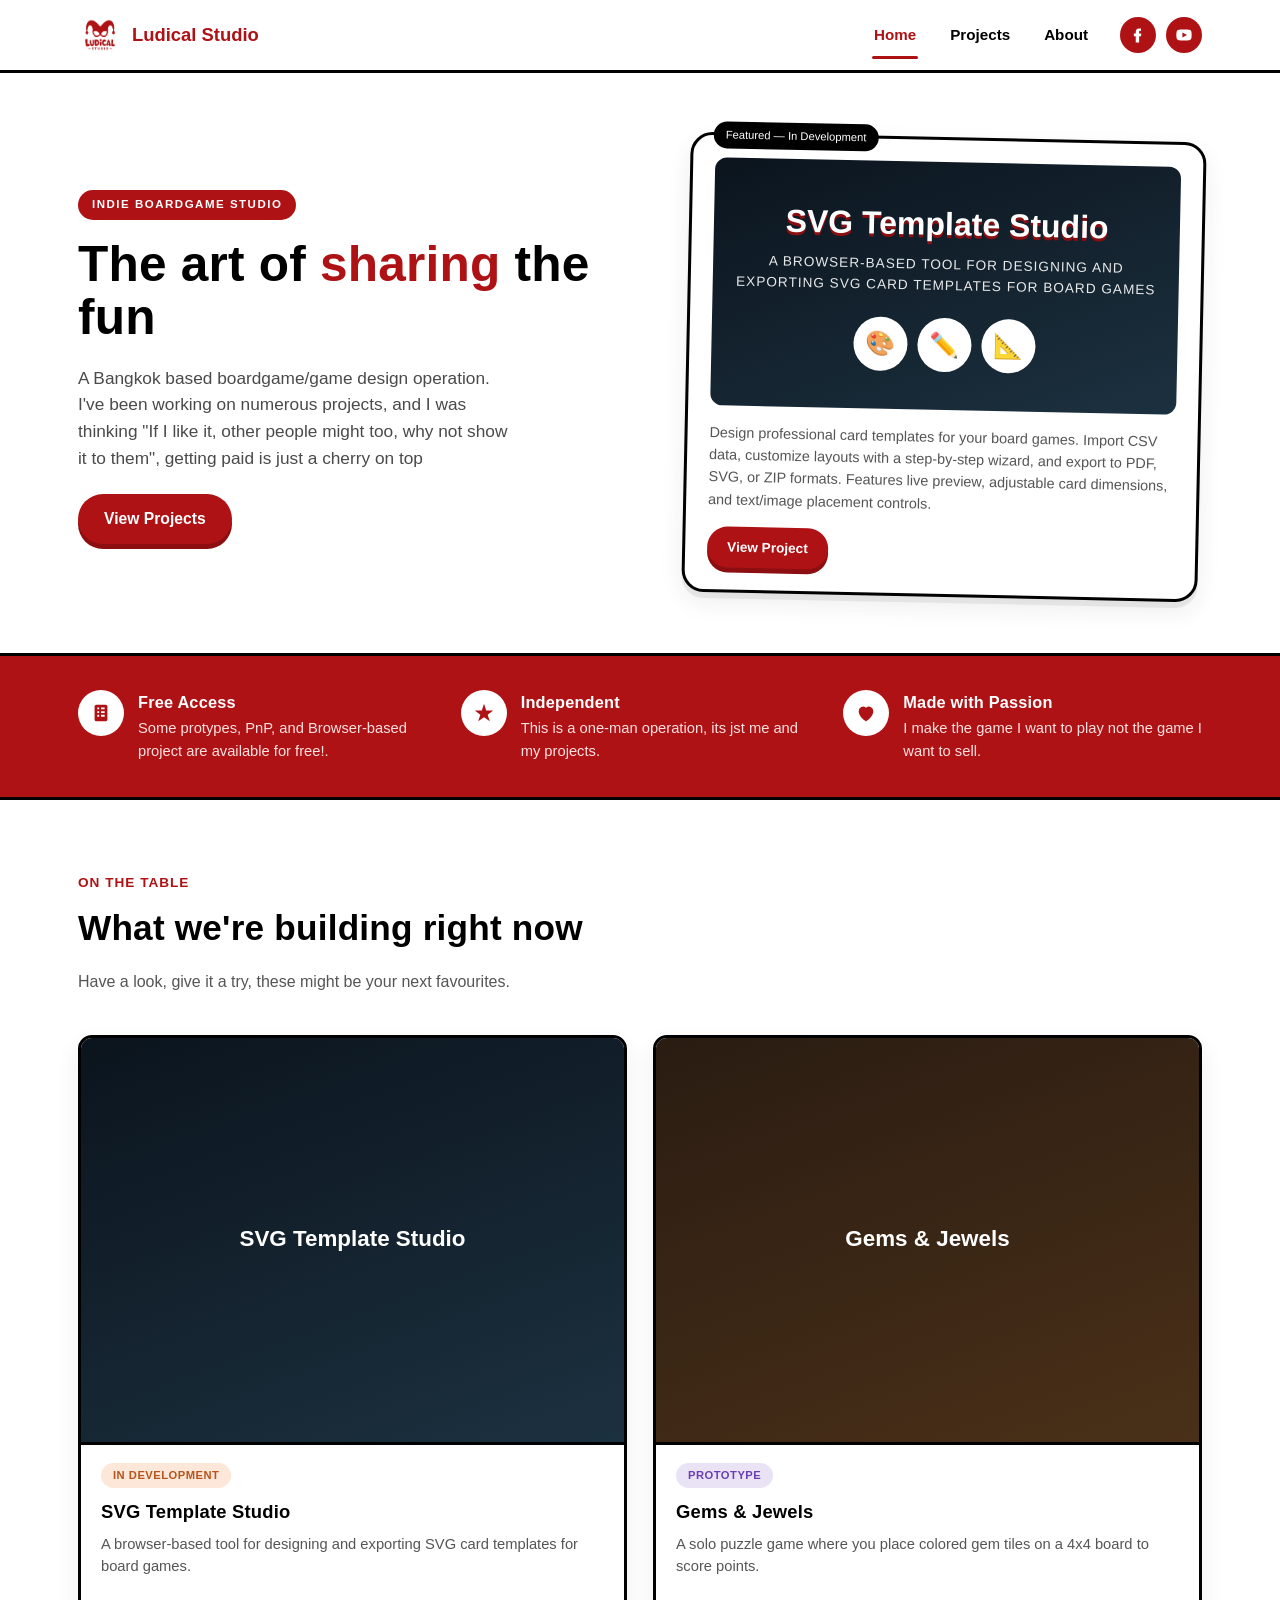
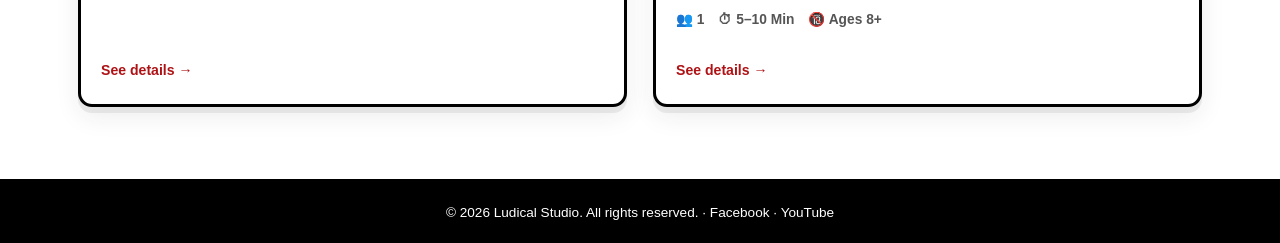
<file: ludical-studio/index.html>
<!DOCTYPE html>
<html lang="en">
<head>
<meta charset="UTF-8">
<meta name="viewport" content="width=device-width, initial-scale=1.0">
<title>Ludical Studio — We Create Fun Games for Everyone</title>
<meta name="description" content="Ludical Studio is an indie game studio crafting fun, engaging, and memorable board games.">
<link rel="icon" href="images/logo-mark.png">
<link rel="stylesheet" href="css/style.css">
</head>
<body>

<header class="site-header">
  <nav class="nav-wrap">
    <a href="index.html" class="brand">
      <img src="images/logo-mark.png" alt="Ludical Studio logo">
      Ludical Studio
    </a>
    <button class="nav-toggle" id="navToggle" aria-label="Toggle menu">
      <span></span><span></span><span></span>
    </button>
    <ul class="nav-links" id="navLinks">
      <li class="nav-primary" style="display:contents">
        <a href="index.html" class="active">Home</a>
        <a href="projects.html">Projects</a>
        <a href="about.html">About</a>
      </li>
      <li class="nav-social">
        <a href="https://facebook.com/ludical.studio" aria-label="Facebook" target="_blank" rel="noopener">
          <svg viewBox="0 0 24 24"><path d="M13.5 22v-8.5H16l.4-3.4h-2.9V8c0-1 .3-1.6 1.7-1.6H16V3.4C15.6 3.4 14.5 3.2 13.3 3.2c-2.5 0-4.3 1.6-4.3 4.4v2.5H6.5V13.5H9V22h4.5z"/></svg>
        </a>
        <a href="https://youtube.com/@ludicalstudio" aria-label="YouTube" target="_blank" rel="noopener">
          <svg viewBox="0 0 24 24"><path d="M22 8.6c0-1.9-1.4-3.4-3.2-3.6C16.4 4.7 12 4.7 12 4.7s-4.4 0-6.8.3C3.4 5.2 2 6.7 2 8.6 1.8 10.4 1.8 12 1.8 12s0 1.6.2 3.4c0 1.9 1.4 3.4 3.2 3.6 2.4.3 6.8.3 6.8.3s4.4 0 6.8-.3c1.8-.2 3.2-1.7 3.2-3.6.2-1.8.2-3.4.2-3.4s0-1.6-.2-3.4zM9.9 15.3V8.7l6 3.3-6 3.3z"/></svg>
        </a>
      </li>
    </ul>
  </nav>
</header>

<main>
  <section class="hero">
    <div class="container hero-grid">
      <div>
        <span class="eyebrow">Indie Boardgame Studio</span>
        <h1>The art of <span class="accent">sharing</span> the fun</h1>
        <p class="lede">A Bangkok based boardgame/game design operation. I've been working on numerous projects, and I was thinking "If I like it, other people might too, why not show it to them", getting paid is just a cherry on top</p>
        <div style="display:flex; gap:14px; flex-wrap:wrap; margin-top:22px;">
          <a href="projects.html" class="btn btn-primary">View Projects</a>
        </div>
      </div>
      <div class="hero-art" id="heroArt"></div>
    </div>
  </section>

  <div class="feature-strip">
    <div class="container">
      <div class="feature-item">
        <div class="feature-icon"><svg viewBox="0 0 24 24"><path d="M17 3H7C5.9 3 5 3.9 5 5v14c0 1.1.9 2 2 2h10c1.1 0 2-.9 2-2V5c0-1.1-.9-2-2-2zM8 6h2v2H8V6zm0 4h2v2H8v-2zm0 4h2v2H8v-2zm4-8h4v2h-4V6zm0 4h4v2h-4v-2zm0 4h4v2h-4v-2z"/></svg></div>
        <div><h4>Free Access</h4><p>Some protypes, PnP, and Browser-based project are available for free!.</p></div>
      </div>
      <div class="feature-item">
        <div class="feature-icon"><svg viewBox="0 0 24 24"><path d="M12 2l2.4 7.4H22l-6 4.4 2.3 7.2L12 16.6l-6.3 4.4L8 13.8l-6-4.4h7.6z"/></svg></div>
        <div><h4>Independent</h4><p>This is a one-man operation, its jst me and my projects.</p></div>
      </div>
      <div class="feature-item">
        <div class="feature-icon"><svg viewBox="0 0 24 24"><path d="M12 21s-8-4.6-8-11a4.9 4.9 0 018-3.8A4.9 4.9 0 0120 10c0 6.4-8 11-8 11z"/></svg></div>
        <div><h4>Made with Passion</h4><p> I make the game I want to play not the game I want to sell.</p></div>
      </div>
    </div>
  </div>

  <section class="section">
    <div class="container">
      <div class="section-head">
        <div class="eyebrow-line">On the Table</div>
        <h2>What we're building right now</h2>
        <p>Have a look, give it a try, these might be your next favourites.</p>
      </div>
      <div class="project-grid" id="onTableGrid"></div>
    </div>
  </section>
</main>

<footer class="site-footer">
  <div class="container">
    &copy; 2026 Ludical Studio. All rights reserved. &middot;
    <a href="https://facebook.com/ludical.studio" target="_blank" rel="noopener">Facebook</a> &middot;
    <a href="https://youtube.com/@ludicalstudio" target="_blank" rel="noopener">YouTube</a>
  </div>
</footer>

<script src="data/projects.js"></script>
<script src="js/script.js"></script>
<script>
(async () => {
  const data = await fetchProjects();
  const projects = data.projects;

  const featured = getFeaturedProject(projects);
  const heroArt = document.getElementById('heroArt');
  if (featured && heroArt) {
    heroArt.innerHTML = renderHeroArt(featured);
  }

  const onTable = getOnTableProjects(projects);
  const grid = document.getElementById('onTableGrid');
  if (grid && onTable.length) {
    grid.innerHTML = onTable.map(renderProjectCard).join('');
  } else if (grid) {
    grid.innerHTML = '<p style="color:#888; grid-column:1/-1; text-align:center;">No projects featured yet.</p>';
  }
})();
</script>
</body>
</html>
</file>
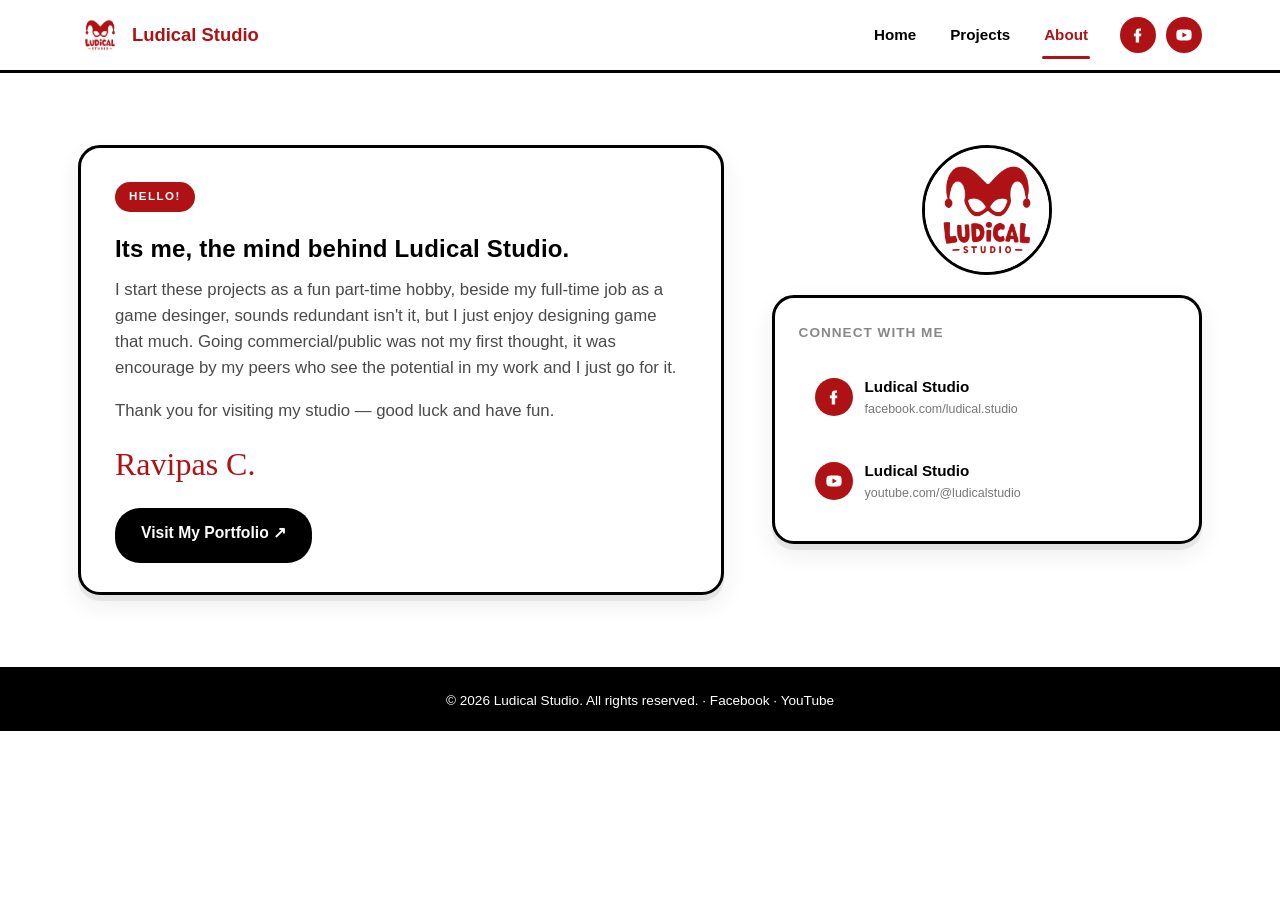
<file: about.html>
<!DOCTYPE html>
<html lang="en">
<head>
<meta charset="UTF-8">
<meta name="viewport" content="width=device-width, initial-scale=1.0">
<title>About — Ludical Studio</title>
<meta name="description" content="Meet the designer behind Ludical Studio and find links to socials and portfolio.">
<link rel="icon" href="images/logo-mark.png">
<link rel="stylesheet" href="css/style.css">
</head>
<body>

<header class="site-header">
  <nav class="nav-wrap">
    <a href="index.html" class="brand">
      <img src="images/logo-mark.png" alt="Ludical Studio logo">
      Ludical Studio
    </a>
    <button class="nav-toggle" id="navToggle" aria-label="Toggle menu">
      <span></span><span></span><span></span>
    </button>
    <ul class="nav-links" id="navLinks">
      <li class="nav-primary" style="display:contents">
        <a href="index.html">Home</a>
        <a href="projects.html">Projects</a>
        <a href="about.html" class="active">About</a>
      </li>
      <li class="nav-social">
        <a href="https://facebook.com/ludical.studio" aria-label="Facebook" target="_blank" rel="noopener">
          <svg viewBox="0 0 24 24"><path d="M13.5 22v-8.5H16l.4-3.4h-2.9V8c0-1 .3-1.6 1.7-1.6H16V3.4C15.6 3.4 14.5 3.2 13.3 3.2c-2.5 0-4.3 1.6-4.3 4.4v2.5H6.5V13.5H9V22h4.5z"/></svg>
        </a>
        <a href="https://youtube.com/@ludicalstudio" aria-label="YouTube" target="_blank" rel="noopener">
          <svg viewBox="0 0 24 24"><path d="M22 8.6c0-1.9-1.4-3.4-3.2-3.6C16.4 4.7 12 4.7 12 4.7s-4.4 0-6.8.3C3.4 5.2 2 6.7 2 8.6 1.8 10.4 1.8 12 1.8 12s0 1.6.2 3.4c0 1.9 1.4 3.4 3.2 3.6 2.4.3 6.8.3 6.8.3s4.4 0 6.8-.3c1.8-.2 3.2-1.7 3.2-3.6.2-1.8.2-3.4.2-3.4s0-1.6-.2-3.4zM9.9 15.3V8.7l6 3.3-6 3.3z"/></svg>
        </a>
      </li>
    </ul>
  </nav>
</header>

<main>
  <section class="section">
    <div class="container about-grid">
      <div class="about-card">
        <span class="eyebrow">Hello!</span>
        <h2>Its me, the mind behind Ludical Studio.</h2>
        <p style="font-size:1.05rem; color:#4a4a4a;">I start these projects as a fun part-time hobby, beside my full-time job as a game desinger, sounds redundant isn't it, but I just enjoy designing game that much. Going commercial/public was not my first thought, it was encourage by my peers who see the potential in my work and I just go for it.</p>
        <p style="font-size:1.05rem; color:#4a4a4a;">Thank you for visiting my studio — good luck and have fun.</p>
        <div style="font-family:'Baloo 2', cursive; font-size:2rem; color:var(--red); margin-top:10px;">Ravipas C.</div>
        <a href="https://ravipasc.wordpress.com" target="_blank" rel="noopener" class="btn btn-dark" style="margin-top:18px;">Visit My Portfolio ↗</a>
      </div>

      <div>
        <div class="avatar-wrap">
          <div class="avatar"><img src="images/logo-mark.png" alt="Ludical Studio logo" style="width:100%; height:100%; object-fit:cover; border-radius:50%;"></div>
        </div>
        <div class="about-card" style="padding:24px;">
          <h4 style="text-transform:uppercase; font-size:0.85rem; letter-spacing:1px; color:#888; margin-bottom:16px;">Connect With Me</h4>
          <div class="connect-list">
            <a href="https://facebook.com/ludical.studio" target="_blank" rel="noopener" class="connect-item">
              <span class="ic"><svg viewBox="0 0 24 24"><path d="M13.5 22v-8.5H16l.4-3.4h-2.9V8c0-1 .3-1.6 1.7-1.6H16V3.4C15.6 3.4 14.5 3.2 13.3 3.2c-2.5 0-4.3 1.6-4.3 4.4v2.5H6.5V13.5H9V22h4.5z"/></svg></span>
              <span class="txt"><strong>Ludical Studio</strong><small>facebook.com/ludical.studio</small></span>
            </a>
            <a href="https://youtube.com/@ludicalstudio" target="_blank" rel="noopener" class="connect-item">
              <span class="ic"><svg viewBox="0 0 24 24"><path d="M22 8.6c0-1.9-1.4-3.4-3.2-3.6C16.4 4.7 12 4.7 12 4.7s-4.4 0-6.8.3C3.4 5.2 2 6.7 2 8.6 1.8 10.4 1.8 12 1.8 12s0 1.6.2 3.4c0 1.9 1.4 3.4 3.2 3.6 2.4.3 6.8.3 6.8.3s4.4 0 6.8-.3c1.8-.2 3.2-1.7 3.2-3.6.2-1.8.2-3.4.2-3.4s0-1.6-.2-3.4zM9.9 15.3V8.7l6 3.3-6 3.3z"/></svg></span>
              <span class="txt"><strong>Ludical Studio</strong><small>youtube.com/@ludicalstudio</small></span>
            </a>
          </div>
        </div>
      </div>
    </div>
  </section>
</main>

<footer class="site-footer">
  <div class="container">
    &copy; 2026 Ludical Studio. All rights reserved. &middot;
    <a href="https://facebook.com/ludical.studio" target="_blank" rel="noopener">Facebook</a> &middot;
    <a href="https://youtube.com/@ludicalstudio" target="_blank" rel="noopener">YouTube</a>
  </div>
</footer>

<script src="js/script.js?v=5"></script>
</body>
</html>
</file>
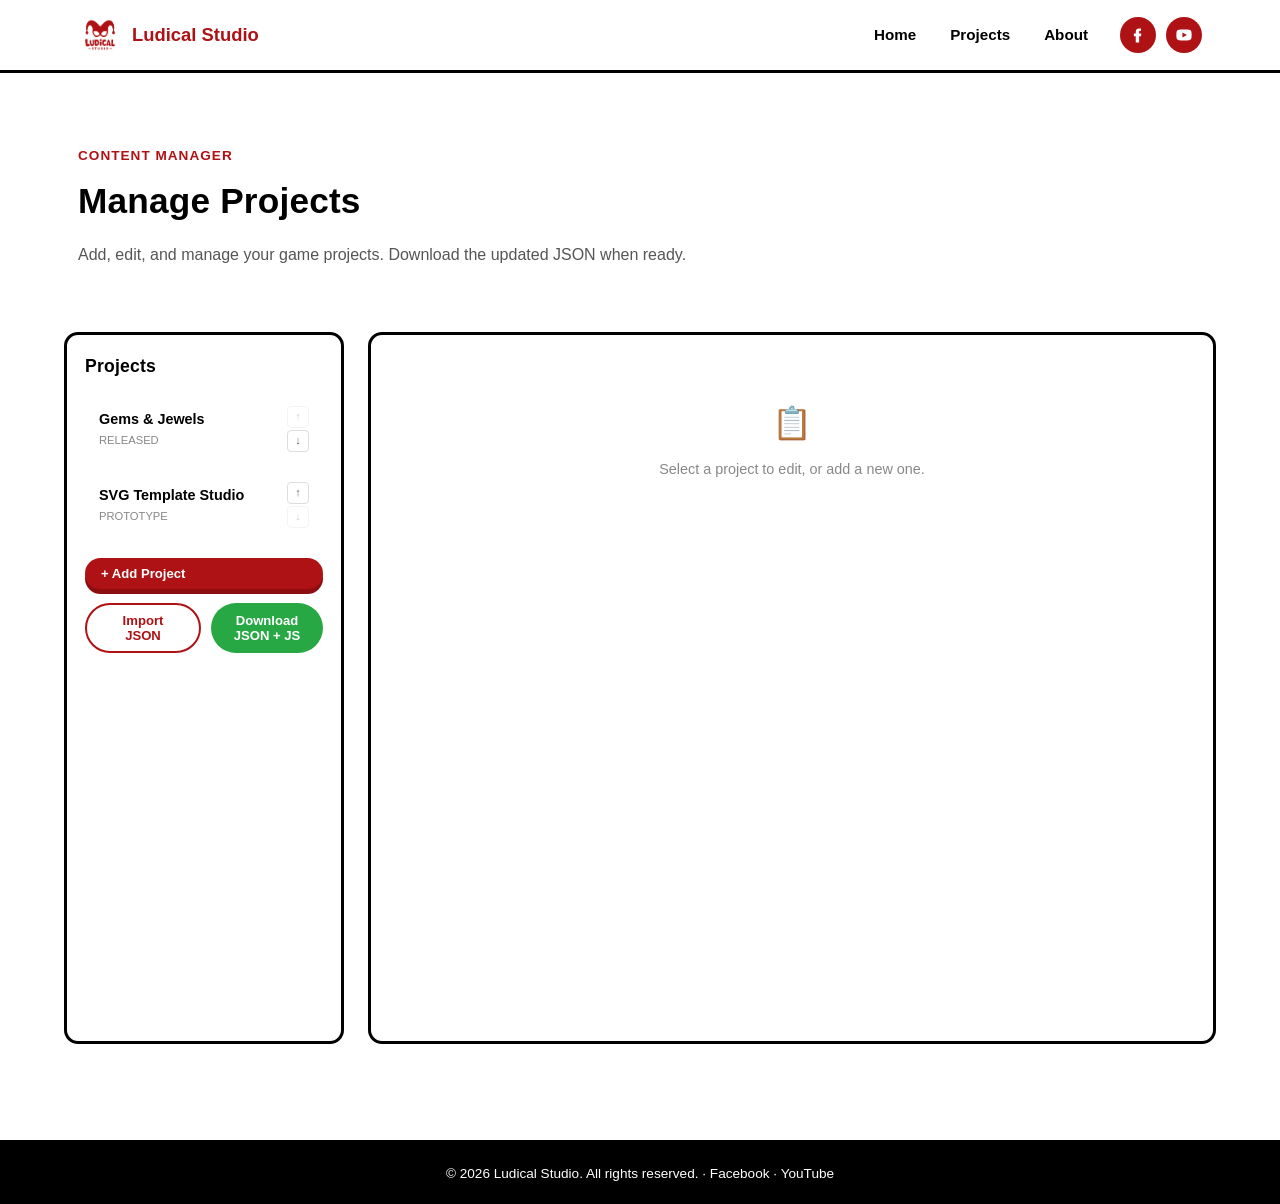
<file: cms.html>
<!DOCTYPE html>
<html lang="en">
<head>
<meta charset="UTF-8">
<meta name="viewport" content="width=device-width, initial-scale=1.0">
<title>Content Manager — Ludical Studio</title>
<link rel="icon" href="images/logo-mark.png">
<link rel="stylesheet" href="css/style.css">
<style>
  .cms-layout {
    display: grid;
    grid-template-columns: 280px 1fr;
    gap: 24px;
    max-width: 1200px;
    margin: 0 auto;
    padding: 24px;
    min-height: calc(100vh - 140px);
  }
  .cms-sidebar {
    background: var(--cream);
    border: 3px solid var(--ink);
    border-radius: 14px;
    padding: 18px;
  }
  .cms-sidebar h3 {
    font-family: var(--font-display);
    font-size: 1.1rem;
    margin: 0 0 14px;
  }
  .cms-project-item {
    display: flex;
    align-items: center;
    justify-content: space-between;
    padding: 10px 12px;
    border: 2px solid transparent;
    border-radius: 8px;
    cursor: pointer;
    margin-bottom: 6px;
    transition: all 0.15s ease;
  }
  .cms-project-item:hover {
    border-color: var(--red);
  }
  .cms-project-item.active {
    border-color: var(--red);
    background: white;
  }
  .cms-project-item .item-info {
    display: flex;
    flex-direction: column;
    gap: 2px;
  }
  .cms-project-item .item-name {
    font-weight: 700;
    font-size: 0.9rem;
  }
  .cms-project-item .item-status {
    font-size: 0.7rem;
    text-transform: uppercase;
    color: #888;
  }
  .cms-project-item .item-sort {
    display: flex;
    flex-direction: column;
    gap: 2px;
  }
  .sort-btn {
    background: none;
    border: 1px solid #ddd;
    border-radius: 4px;
    width: 22px;
    height: 22px;
    font-size: 0.7rem;
    cursor: pointer;
    color: #666;
    padding: 0;
    line-height: 1;
  }
  .sort-btn:hover:not(:disabled) {
    border-color: var(--red);
    color: var(--red);
  }
  .sort-btn:disabled {
    opacity: 0.3;
    cursor: not-allowed;
  }
  .cms-form {
    background: white;
    border: 3px solid var(--ink);
    border-radius: 14px;
    padding: 24px;
  }
  .cms-form h2 {
    font-family: var(--font-display);
    font-size: 1.3rem;
    margin: 0 0 20px;
  }
  .form-row {
    display: grid;
    grid-template-columns: 1fr 1fr;
    gap: 16px;
  }
  .form-group {
    margin-bottom: 16px;
  }
  .form-group.full {
    grid-column: 1 / -1;
  }
  .form-group label {
    display: block;
    font-weight: 700;
    font-size: 0.85rem;
    margin-bottom: 6px;
    color: var(--ink);
  }
  .form-group input[type="text"],
  .form-group input[type="url"],
  .form-group textarea,
  .form-group select {
    width: 100%;
    padding: 10px 12px;
    border: 2px solid #ddd;
    border-radius: 8px;
    font-size: 0.9rem;
    font-family: inherit;
    transition: border-color 0.15s ease;
  }
  .form-group input:focus,
  .form-group textarea:focus,
  .form-group select:focus {
    outline: none;
    border-color: var(--red);
  }
  .form-group textarea {
    resize: vertical;
    min-height: 80px;
  }
  .form-group .hint {
    font-size: 0.75rem;
    color: #888;
    margin-top: 4px;
  }
  .form-check {
    display: flex;
    align-items: center;
    gap: 8px;
    margin-bottom: 16px;
  }
  .form-check input[type="checkbox"] {
    width: 18px;
    height: 18px;
    accent-color: var(--red);
  }
  .form-check label {
    font-weight: 600;
    font-size: 0.85rem;
    margin: 0;
  }
  .cms-actions {
    display: flex;
    gap: 10px;
    flex-wrap: wrap;
    margin-top: 20px;
    padding-top: 20px;
    border-top: 2px solid #eee;
  }
  .btn-sm {
    padding: 8px 16px;
    font-size: 0.82rem;
  }
  .btn-danger {
    background: #dc3545;
    color: white;
    border: none;
  }
  .btn-success {
    background: #28a745;
    color: white;
    border: none;
  }
  .cover-preview {
    width: 100%;
    height: 120px;
    border-radius: 10px;
    border: 2px dashed #ddd;
    display: flex;
    align-items: center;
    justify-content: center;
    margin-top: 8px;
    font-size: 0.85rem;
    color: #888;
  }
  .cover-preview.has-preview {
    color: white;
    font-weight: 700;
    font-family: var(--font-display);
    border: none;
  }
  .empty-state {
    text-align: center;
    padding: 40px 20px;
    color: #888;
  }
  .empty-state p {
    margin: 10px 0 0;
    font-size: 0.9rem;
  }
  .json-actions {
    display: flex;
    gap: 10px;
    margin-top: 14px;
  }
  .json-area {
    width: 100%;
    min-height: 200px;
    font-family: 'JetBrains Mono', monospace;
    font-size: 0.78rem;
    border: 2px solid #ddd;
    border-radius: 8px;
    padding: 12px;
    resize: vertical;
    margin-top: 8px;
  }
  .modal-overlay {
    display: none;
    position: fixed;
    top: 0; left: 0; right: 0; bottom: 0;
    background: rgba(0,0,0,0.5);
    z-index: 1000;
    align-items: center;
    justify-content: center;
  }
  .modal-overlay.open {
    display: flex;
  }
  .modal-box {
    background: white;
    border: 3px solid var(--ink);
    border-radius: 14px;
    padding: 28px;
    max-width: 600px;
    width: 90%;
    max-height: 80vh;
    overflow-y: auto;
  }
  .modal-box h3 {
    font-family: var(--font-display);
    margin: 0 0 16px;
  }
  .desc-preview {
    border: 2px solid #eee;
    border-radius: 10px;
    padding: 14px 16px;
    margin-top: 10px;
    background: #fcfcfc;
    font-size: 0.92rem;
  }
  @media (max-width: 860px) {
    .cms-layout { grid-template-columns: 1fr; }
    .form-row { grid-template-columns: 1fr; }
  }
</style>
</head>
<body>

<header class="site-header">
  <nav class="nav-wrap">
    <a href="index.html" class="brand">
      <img src="images/logo-mark.png" alt="Ludical Studio logo">
      Ludical Studio
    </a>
    <button class="nav-toggle" id="navToggle" aria-label="Toggle menu">
      <span></span><span></span><span></span>
    </button>
    <ul class="nav-links" id="navLinks">
      <li class="nav-primary" style="display:contents">
        <a href="index.html">Home</a>
        <a href="projects.html">Projects</a>
        <a href="about.html">About</a>
      </li>
      <li class="nav-social">
        <a href="https://facebook.com/ludical.studio" aria-label="Facebook" target="_blank" rel="noopener">
          <svg viewBox="0 0 24 24"><path d="M13.5 22v-8.5H16l.4-3.4h-2.9V8c0-1 .3-1.6 1.7-1.6H16V3.4C15.6 3.4 14.5 3.2 13.3 3.2c-2.5 0-4.3 1.6-4.3 4.4v2.5H6.5V13.5H9V22h4.5z"/></svg>
        </a>
        <a href="https://youtube.com/@ludicalstudio" aria-label="YouTube" target="_blank" rel="noopener">
          <svg viewBox="0 0 24 24"><path d="M22 8.6c0-1.9-1.4-3.4-3.2-3.6C16.4 4.7 12 4.7 12 4.7s-4.4 0-6.8.3C3.4 5.2 2 6.7 2 8.6 1.8 10.4 1.8 12 1.8 12s0 1.6.2 3.4c0 1.9 1.4 3.4 3.2 3.6 2.4.3 6.8.3 6.8.3s4.4 0 6.8-.3c1.8-.2 3.2-1.7 3.2-3.6.2-1.8.2-3.4.2-3.4s0-1.6-.2-3.4zM9.9 15.3V8.7l6 3.3-6 3.3z"/></svg>
        </a>
      </li>
    </ul>
  </nav>
</header>

<main>
  <section class="section" style="padding-bottom:0;">
    <div class="container">
      <div class="section-head">
        <div class="eyebrow-line">Content Manager</div>
        <h2>Manage Projects</h2>
        <p>Add, edit, and manage your game projects. Download the updated JSON when ready.</p>
      </div>
    </div>
  </section>

  <section class="section" style="padding-top:0;">
    <div class="cms-layout">
      <aside class="cms-sidebar">
        <h3>Projects</h3>
        <div id="projectList"></div>
        <button class="btn btn-primary btn-sm" style="width:100%; margin-top:12px;" onclick="addNewProject()">+ Add Project</button>
        <div class="json-actions">
          <button class="btn btn-outline btn-sm" style="flex:1;" onclick="openJsonModal()">Import JSON</button>
          <button class="btn btn-success btn-sm" style="flex:1;" onclick="downloadJson()">Download JSON + JS</button>
        </div>
      </aside>

      <div class="cms-form" id="cmsForm">
        <div class="empty-state" id="emptyState">
          <div style="font-size:2rem;">📋</div>
          <p>Select a project to edit, or add a new one.</p>
        </div>
        <div id="formContent" style="display:none;">
          <h2 id="formTitle">Edit Project</h2>
          <input type="hidden" id="editId">

          <div class="form-row">
            <div class="form-group">
              <label>Project Name *</label>
              <input type="text" id="fName" required>
            </div>
            <div class="form-group">
              <label>Status *</label>
              <select id="fStatus">
                <option value="prototype">Prototype</option>
                <option value="development">In Development</option>
                <option value="released">Released</option>
              </select>
            </div>
          </div>

          <div class="form-row">
            <div class="form-group full">
              <label>Short Description *</label>
              <textarea id="fDesc" rows="2"></textarea>
            </div>
          </div>

          <div class="form-row">
            <div class="form-group full">
              <label>Long Description <span class="hint">(Markdown supported)</span></label>
              <textarea id="fLongDesc" rows="3"></textarea>
              <div class="hint">Supports Markdown: # heading, ## sub-heading, **bold**, *italic*, - list item, 1. numbered, [link](url), &gt; quote, `code`, ``` fenced code blocks</div>
              <button type="button" class="btn btn-outline btn-sm" onclick="toggleDescPreview()" style="margin-top:6px;">Preview</button>
              <div class="markdown desc-preview" id="descPreview" style="display:none;"></div>
            </div>
          </div>

          <div class="form-row">
            <div class="form-group">
              <label>Cover Gradient Start Color</label>
              <input type="text" id="fGradStart" placeholder="#AF1215">
            </div>
            <div class="form-group">
              <label>Cover Gradient End Color</label>
              <input type="text" id="fGradEnd" placeholder="#D42E33">
            </div>
          </div>

          <div class="form-row">
            <div class="form-group">
              <label>Cover Image URL (optional)</label>
              <input type="url" id="fCoverImage" placeholder="https://...">
              <div class="hint">If set, image will be used instead of gradient</div>
            </div>
            <div class="form-group">
              <label>Cover Emojis (comma-separated)</label>
              <input type="text" id="fEmojis" placeholder="🍔, 🍳, 🍹">
            </div>
          </div>

          <div class="cover-preview" id="coverPreview">Cover Preview</div>

          <div class="form-row">
            <div class="form-group">
              <label>Players</label>
              <input type="text" id="fPlayers" placeholder="1–4">
            </div>
            <div class="form-group">
              <label>Play Time</label>
              <input type="text" id="fPlaytime" placeholder="30–45 Min">
            </div>
          </div>

          <div class="form-row">
            <div class="form-group">
              <label>Age</label>
              <input type="text" id="fAge" placeholder="10+">
            </div>
            <div class="form-group"></div>
          </div>

          <div class="form-group full">
            <label>Project Buttons</label>
            <div id="buttonsList"></div>
            <button type="button" class="btn btn-outline btn-sm" onclick="addButtonRow()" style="margin-top:8px;">+ Add Button</button>
            <div class="hint">Buttons shown on the project detail page. First button is the primary action. Check "Card" to also show it on the project card.</div>
          </div>

          <div class="form-group full">
            <label>Gallery</label>
            <div id="galleryList"></div>
            <button type="button" class="btn btn-outline btn-sm" onclick="addGalleryRow()" style="margin-top:8px;">+ Add Image</button>
            <div class="hint">The Cover Image above is always shown as the first slide, followed by these gallery images. Upload image files to the repo first (e.g. images/gallery/name.png), then enter the path here.</div>
          </div>

          <div class="form-check">
            <input type="checkbox" id="fFeatured">
            <label for="fFeatured">Featured on Home Page (limit 1)</label>
          </div>

          <div class="form-check">
            <input type="checkbox" id="fShowOnTable">
            <label for="fShowOnTable">Show in "On the Table" section (limit 3)</label>
          </div>

          <div class="cms-actions">
            <button class="btn btn-primary btn-sm" onclick="saveProject()">Save Project</button>
            <button class="btn btn-danger btn-sm" onclick="deleteProject()">Delete</button>
            <button class="btn btn-outline btn-sm" onclick="cancelEdit()">Cancel</button>
          </div>
        </div>
      </div>
    </div>
  </section>
</main>

<div class="modal-overlay" id="jsonModal">
  <div class="modal-box">
    <h3>Import / Export JSON</h3>
    <p style="font-size:0.85rem; color:#666; margin-bottom:12px;">Paste your <code>projects.json</code> content below to import, or copy the current data.</p>
    <textarea class="json-area" id="jsonArea"></textarea>
    <div style="display:flex; gap:10px; margin-top:14px;">
      <button class="btn btn-primary btn-sm" onclick="importJson()">Import</button>
      <button class="btn btn-outline btn-sm" onclick="copyJson()">Copy to Clipboard</button>
      <button class="btn btn-outline btn-sm" onclick="closeJsonModal()">Close</button>
    </div>
  </div>
</div>

<footer class="site-footer">
  <div class="container">
    &copy; 2026 Ludical Studio. All rights reserved. &middot;
    <a href="https://facebook.com/ludical.studio" target="_blank" rel="noopener">Facebook</a> &middot;
    <a href="https://youtube.com/@ludicalstudio" target="_blank" rel="noopener">YouTube</a>
  </div>
</footer>

<script src="data/projects.js?v=5"></script>
<script src="js/script.js?v=5"></script>
<script>
let projects = [];
let currentEditIndex = -1;

const defaultProject = () => ({
  id: '',
  name: '',
  status: 'prototype',
  coverGradient: 'linear-gradient(160deg, #AF1215, #D42E33)',
  coverImage: null,
  coverEmoji: [],
  description: '',
  longDescription: '',
  players: '',
  playtime: '',
  age: '',
  featured: false,
  showOnTable: false,
  buttons: [],
  gallery: []
});

function generateId(name) {
  return name.toLowerCase()
    .replace(/[^a-z0-9]+/g, '-')
    .replace(/^-|-$/g, '');
}

function renderList() {
  const list = document.getElementById('projectList');
  if (!projects.length) {
    list.innerHTML = '<p style="color:#888; font-size:0.85rem;">No projects yet.</p>';
    return;
  }
  list.innerHTML = projects.map((p, i) => `
    <div class="cms-project-item ${i === currentEditIndex ? 'active' : ''}" onclick="selectProject(${i})">
      <div class="item-info">
        <span class="item-name">${p.name || 'Untitled'}</span>
        <span class="item-status">${p.status}</span>
      </div>
      <div class="item-sort">
        <button class="sort-btn" onclick="event.stopPropagation(); moveProject(${i}, -1)" ${i === 0 ? 'disabled' : ''}>↑</button>
        <button class="sort-btn" onclick="event.stopPropagation(); moveProject(${i}, 1)" ${i === projects.length - 1 ? 'disabled' : ''}>↓</button>
      </div>
    </div>
  `).join('');
}

function moveProject(index, direction) {
  const newIndex = index + direction;
  if (newIndex < 0 || newIndex >= projects.length) return;
  const temp = projects[index];
  projects[index] = projects[newIndex];
  projects[newIndex] = temp;
  if (currentEditIndex === index) currentEditIndex = newIndex;
  else if (currentEditIndex === newIndex) currentEditIndex = index;
  renderList();
}

function selectProject(index) {
  currentEditIndex = index;
  const p = projects[index];
  document.getElementById('emptyState').style.display = 'none';
  document.getElementById('formContent').style.display = 'block';
  document.getElementById('formTitle').textContent = 'Edit Project';
  document.getElementById('editId').value = index;

  document.getElementById('fName').value = p.name;
  document.getElementById('fStatus').value = p.status;
  document.getElementById('fDesc').value = p.description;
  document.getElementById('fLongDesc').value = p.longDescription || '';

  const gradMatch = (p.coverGradient || '').match(/#[0-9a-fA-F]{6}/g);
  document.getElementById('fGradStart').value = gradMatch ? gradMatch[0] : '#AF1215';
  document.getElementById('fGradEnd').value = gradMatch ? gradMatch[1] || gradMatch[0] : '#D42E33';

  document.getElementById('fCoverImage').value = p.coverImage || '';
  document.getElementById('fEmojis').value = (p.coverEmoji || []).join(', ');
  document.getElementById('fPlayers').value = p.players || '';
  document.getElementById('fPlaytime').value = p.playtime || '';
  document.getElementById('fAge').value = p.age || '';
  document.getElementById('buttonsList').innerHTML = '';
  (p.buttons || []).forEach(addButtonRow);
  document.getElementById('galleryList').innerHTML = '';
  (p.gallery || []).forEach(addGalleryRow);
  document.getElementById('fFeatured').checked = p.featured;
  document.getElementById('fShowOnTable').checked = p.showOnTable;

  updateCoverPreview();
  renderList();
}

function addNewProject() {
  projects.push(defaultProject());
  currentEditIndex = projects.length - 1;
  selectProject(currentEditIndex);
  document.getElementById('formTitle').textContent = 'New Project';
  document.getElementById('fName').focus();
}

function collectFormData() {
  const gradStart = document.getElementById('fGradStart').value.trim();
  const gradEnd = document.getElementById('fGradEnd').value.trim();
  const emojis = document.getElementById('fEmojis').value
    .split(',').map(e => e.trim()).filter(Boolean);

  return {
    id: generateId(document.getElementById('fName').value.trim()),
    name: document.getElementById('fName').value.trim(),
    status: document.getElementById('fStatus').value,
    coverGradient: 'linear-gradient(160deg, ' + gradStart + ', ' + gradEnd + ')',
    coverImage: document.getElementById('fCoverImage').value.trim() || null,
    coverEmoji: emojis,
    description: document.getElementById('fDesc').value.trim(),
    longDescription: document.getElementById('fLongDesc').value.trim() || '',
    players: document.getElementById('fPlayers').value.trim() || null,
    playtime: document.getElementById('fPlaytime').value.trim() || null,
    age: document.getElementById('fAge').value.trim() || null,
    featured: document.getElementById('fFeatured').checked,
    showOnTable: document.getElementById('fShowOnTable').checked,
    buttons: collectButtons(),
    gallery: collectGallery()
  };
}

function collectButtons() {
  return Array.from(document.querySelectorAll('#buttonsList .button-row'))
    .filter(row => row.querySelector('.btn-label').value.trim() && row.querySelector('.btn-url').value.trim())
    .map(row => ({
      label: row.querySelector('.btn-label').value.trim(),
      url: row.querySelector('.btn-url').value.trim(),
      featured: row.querySelector('.btn-featured').checked
    }));
}

function addButtonRow(data) {
  data = data || {};
  const row = document.createElement('div');
  row.className = 'button-row';
  row.style.cssText = 'display:grid; grid-template-columns:1fr 1.4fr auto auto; gap:8px; align-items:center; margin-bottom:8px;';
  row.innerHTML =
    '<input type="text" class="btn-label" placeholder="Label (e.g. Try it)" value="' + escAttr(data.label) + '">' +
    '<input type="url" class="btn-url" placeholder="https:// or path" value="' + escAttr(data.url) + '">' +
    '<label style="font-weight:600; font-size:0.78rem; display:flex; gap:4px; align-items:center; white-space:nowrap;"><input type="checkbox" class="btn-featured"' + (data.featured ? ' checked' : '') + '> Card</label>' +
    '<button type="button" class="sort-btn" onclick="removeButtonRow(this)" title="Remove" style="width:28px; height:28px;">✕</button>';
  document.getElementById('buttonsList').appendChild(row);
}

function removeButtonRow(btn) {
  btn.closest('.button-row').remove();
}

function collectGallery() {
  return Array.from(document.querySelectorAll('#galleryList .gallery-row'))
    .filter(row => row.querySelector('.gal-url').value.trim())
    .map(row => ({
      url: row.querySelector('.gal-url').value.trim(),
      caption: row.querySelector('.gal-caption').value.trim() || null
    }));
}

function addGalleryRow(data) {
  data = data || {};
  const row = document.createElement('div');
  row.className = 'gallery-row';
  row.style.cssText = 'display:grid; grid-template-columns:44px 1fr 1fr auto auto; gap:8px; align-items:center; margin-bottom:8px;';
  row.innerHTML =
    '<img class="gal-preview" alt="Preview" style="width:44px; height:44px; object-fit:cover; border-radius:6px; background:#eee; border:1px solid #ddd;">' +
    '<input type="url" class="gal-url" placeholder="images/gallery/name.png" value="' + escAttr(data.url) + '">' +
    '<input type="text" class="gal-caption" placeholder="Caption (optional)" value="' + escAttr(data.caption) + '">' +
    '<div style="display:flex; flex-direction:column; gap:2px;">' +
      '<button type="button" class="sort-btn" onclick="moveGalleryRow(this, -1)" title="Move up">↑</button>' +
      '<button type="button" class="sort-btn" onclick="moveGalleryRow(this, 1)" title="Move down">↓</button>' +
    '</div>' +
    '<button type="button" class="sort-btn" onclick="removeGalleryRow(this)" title="Remove" style="width:28px; height:28px;">✕</button>';
  document.getElementById('galleryList').appendChild(row);
  row.querySelector('.gal-url').addEventListener('input', () => updateGalleryPreview(row));
  updateGalleryPreview(row);
}

function updateGalleryPreview(row) {
  const img = row.querySelector('.gal-preview');
  const url = row.querySelector('.gal-url').value.trim();
  if (url) {
    img.src = url;
  } else {
    img.removeAttribute('src');
  }
}

function removeGalleryRow(btn) {
  btn.closest('.gallery-row').remove();
}

function moveGalleryRow(btn, direction) {
  const row = btn.closest('.gallery-row');
  const parent = document.getElementById('galleryList');
  const rows = Array.from(parent.children);
  const index = rows.indexOf(row);
  const newIndex = index + direction;
  if (newIndex < 0 || newIndex >= rows.length) return;
  parent.insertBefore(row, rows[newIndex + (direction < 0 ? 0 : 1)]);
}

function escAttr(v) {
  return String(v || '').replace(/&/g, '&amp;').replace(/"/g, '&quot;').replace(/</g, '&lt;');
}

function saveProject() {
  const name = document.getElementById('fName').value.trim();
  if (!name) { alert('Project name is required.'); return; }
  if (!document.getElementById('fDesc').value.trim()) { alert('Description is required.'); return; }

  const data = collectFormData();
  projects[currentEditIndex] = data;
  renderList();
  alert('Project saved. Click "Download JSON" to export.');
}

function deleteProject() {
  if (!confirm('Delete this project?')) return;
  projects.splice(currentEditIndex, 1);
  currentEditIndex = -1;
  document.getElementById('emptyState').style.display = 'block';
  document.getElementById('formContent').style.display = 'none';
  renderList();
}

function cancelEdit() {
  currentEditIndex = -1;
  document.getElementById('emptyState').style.display = 'block';
  document.getElementById('formContent').style.display = 'none';
  renderList();
}

function toggleDescPreview() {
  const pv = document.getElementById('descPreview');
  if (pv.style.display === 'none') {
    pv.style.display = 'block';
    updateDescPreview();
  } else {
    pv.style.display = 'none';
  }
}

function updateDescPreview() {
  document.getElementById('descPreview').innerHTML =
    renderMarkdown(document.getElementById('fLongDesc').value.trim() || '');
}

function updateCoverPreview() {
  const gradStart = document.getElementById('fGradStart').value.trim() || '#AF1215';
  const gradEnd = document.getElementById('fGradEnd').value.trim() || '#D42E33';
  const name = document.getElementById('fName').value.trim() || 'Project Name';
  const preview = document.getElementById('coverPreview');
  preview.style.background = 'linear-gradient(160deg, ' + gradStart + ', ' + gradEnd + ')';
  preview.textContent = name;
  preview.className = 'cover-preview has-preview';
}

function downloadJson() {
  const output = JSON.stringify({ projects }, null, 2);
  const blob = new Blob([output], { type: 'application/json' });
  const url = URL.createObjectURL(blob);
  const a = document.createElement('a');
  a.href = url;
  a.download = 'projects.json';
  a.click();
  URL.revokeObjectURL(url);

  const jsOutput = 'var PROJECTS_DATA = ' + JSON.stringify({ projects }, null, 2) + ';';
  const jsBlob = new Blob([jsOutput], { type: 'application/javascript' });
  const jsUrl = URL.createObjectURL(jsBlob);
  const b = document.createElement('a');
  b.href = jsUrl;
  b.download = 'projects.js';
  b.click();
  URL.revokeObjectURL(jsUrl);
}

function openJsonModal() {
  document.getElementById('jsonArea').value = JSON.stringify({ projects }, null, 2);
  document.getElementById('jsonModal').classList.add('open');
}

function closeJsonModal() {
  document.getElementById('jsonModal').classList.remove('open');
}

function importJson() {
  try {
    const data = JSON.parse(document.getElementById('jsonArea').value);
    if (data.projects && Array.isArray(data.projects)) {
      projects = data.projects;
      currentEditIndex = -1;
      document.getElementById('emptyState').style.display = 'block';
      document.getElementById('formContent').style.display = 'none';
      renderList();
      closeJsonModal();
      alert('Imported ' + projects.length + ' projects.');
    } else {
      alert('Invalid format. Expected { "projects": [...] }');
    }
  } catch (e) {
    alert('Invalid JSON: ' + e.message);
  }
}

function copyJson() {
  navigator.clipboard.writeText(document.getElementById('jsonArea').value)
    .then(() => alert('Copied to clipboard!'))
    .catch(() => alert('Failed to copy.'));
}

document.querySelectorAll('#fGradStart, #fGradEnd, #fName').forEach(el => {
  el.addEventListener('input', updateCoverPreview);
});

document.getElementById('fLongDesc').addEventListener('input', () => {
  if (document.getElementById('descPreview').style.display !== 'none') updateDescPreview();
});

(async () => {
  try {
    const data = await fetchProjects();
    projects = data.projects;
    renderList();
  } catch (e) {
    renderList();
  }
})();
</script>
</body>
</html>
</file>
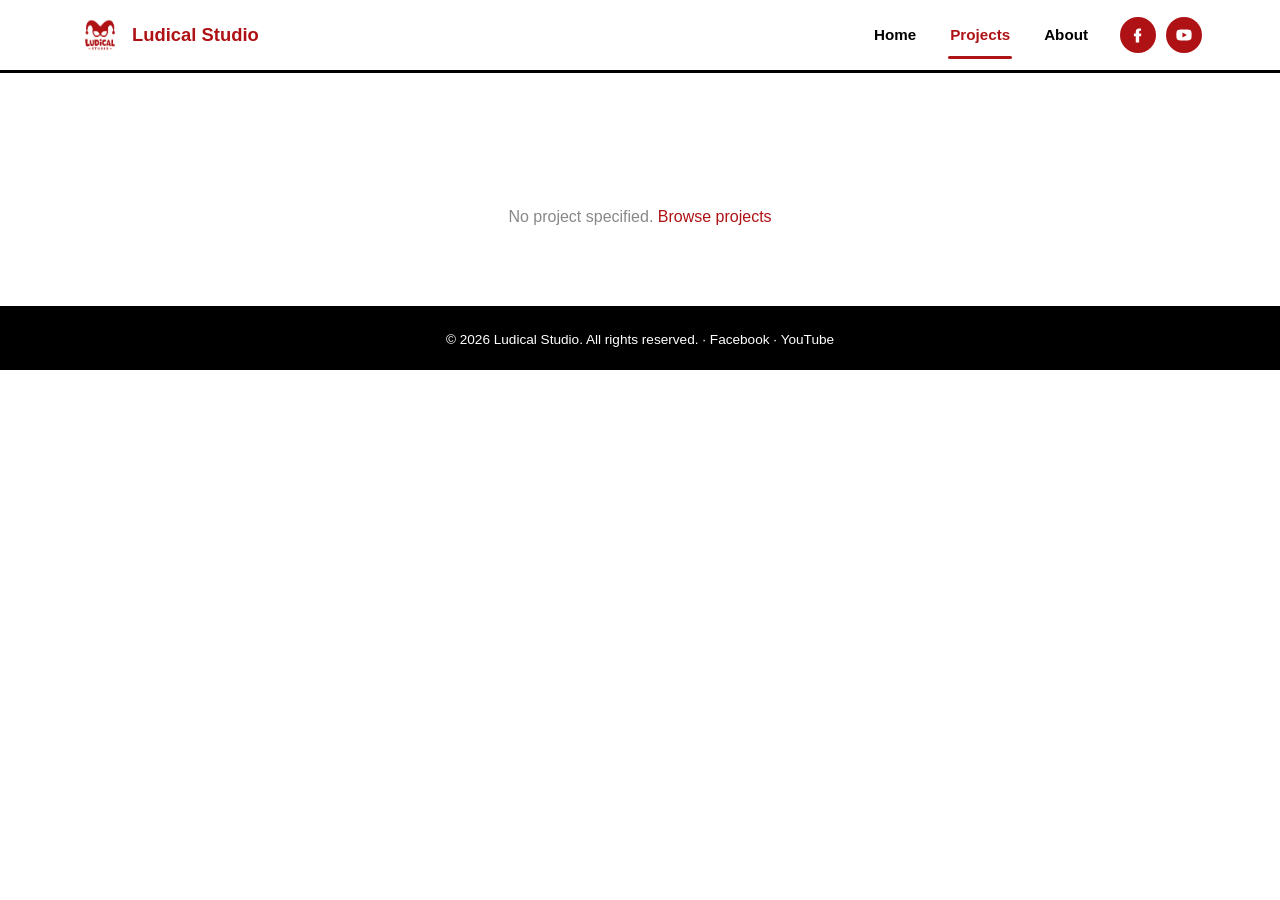
<file: project.html>
<!DOCTYPE html>
<html lang="en">
<head>
<meta charset="UTF-8">
<meta name="viewport" content="width=device-width, initial-scale=1.0">
<title>Project — Ludical Studio</title>
<meta name="description" content="Ludical Studio board game project details.">
<link rel="icon" href="images/logo-mark.png">
<link rel="stylesheet" href="css/style.css">
<style>
  .project-hero {
    border-radius: 16px;
    padding: 48px 32px;
    text-align: center;
    color: var(--cream);
    margin-bottom: 32px;
    position: relative;
    overflow: hidden;
  }
  .project-hero h1 {
    font-family: var(--font-display);
    font-size: 2.4rem;
    font-weight: 800;
    margin: 0 0 8px;
    text-shadow: 0 3px 0 var(--red-dark);
  }
  .project-hero .subtitle {
    font-size: 1rem;
    opacity: 0.9;
    margin: 0;
  }
  .project-hero .emoji-row {
    display: flex;
    justify-content: center;
    gap: 12px;
    margin-top: 24px;
  }
  .project-hero .emoji-circle {
    width: 54px;
    height: 54px;
    border-radius: 50%;
    background: var(--cream);
    display: flex;
    align-items: center;
    justify-content: center;
    font-size: 1.5rem;
  }
  .project-detail-body {
    max-width: 720px;
    margin: 0 auto;
    padding: 0 24px 60px;
  }
  .project-meta {
    display: flex;
    gap: 16px;
    flex-wrap: wrap;
    margin-bottom: 24px;
  }
  .project-meta .meta-badge {
    background: var(--cream);
    border: 2px solid var(--ink);
    border-radius: 10px;
    padding: 10px 16px;
    font-size: 0.88rem;
    font-weight: 600;
  }
  .project-actions {
    display: flex;
    gap: 12px;
    flex-wrap: wrap;
    margin-top: 28px;
  }
  .project-desc {
    font-size: 1.05rem;
    line-height: 1.65;
    color: #555;
  }
  .back-link {
    display: inline-flex;
    align-items: center;
    gap: 6px;
    color: var(--red);
    font-weight: 700;
    font-size: 0.9rem;
    text-decoration: none;
    margin-bottom: 20px;
  }
  .back-link:hover { text-decoration: underline; }
  .project-gallery {
    max-width: 720px;
    margin: 0 auto 32px;
    padding: 0 24px;
  }
  .gallery-frame {
    position: relative;
    border-radius: 14px;
    overflow: hidden;
    background: #111;
    cursor: zoom-in;
  }
  .gallery-frame .gallery-slide {
    width: 100%;
    aspect-ratio: 16 / 9;
    object-fit: contain;
    display: block;
    background: #111;
  }
  .gallery-arrow {
    position: absolute;
    top: 50%;
    transform: translateY(-50%);
    width: 40px;
    height: 40px;
    border: none;
    border-radius: 50%;
    background: rgba(0,0,0,0.45);
    color: #fff;
    font-size: 1.1rem;
    cursor: pointer;
    display: flex;
    align-items: center;
    justify-content: center;
    line-height: 1;
    transition: background 0.15s ease;
  }
  .gallery-arrow:hover { background: rgba(0,0,0,0.75); }
  .gallery-arrow.prev { left: 10px; }
  .gallery-arrow.next { right: 10px; }
  .gallery-arrow.hidden { display: none; }
  .gallery-caption {
    text-align: center;
    font-size: 0.9rem;
    color: #666;
    margin: 12px 0 4px;
  }
  .gallery-dots {
    display: flex;
    justify-content: center;
    gap: 8px;
    margin-top: 10px;
  }
  .gallery-dot {
    width: 10px;
    height: 10px;
    border-radius: 50%;
    border: none;
    background: #ddd;
    cursor: pointer;
    padding: 0;
    transition: background 0.15s ease;
  }
  .gallery-dot.active { background: var(--red); }
  .gallery-dots.hidden { display: none; }
  .lightbox {
    display: none;
    position: fixed;
    top: 0; left: 0; right: 0; bottom: 0;
    background: rgba(0,0,0,0.88);
    z-index: 2000;
    align-items: center;
    justify-content: center;
    flex-direction: column;
    padding: 24px;
  }
  .lightbox.open { display: flex; }
  .lightbox img {
    max-width: 90%;
    max-height: 80vh;
    border-radius: 8px;
  }
  .lightbox-close {
    position: absolute;
    top: 16px;
    right: 20px;
    width: 44px;
    height: 44px;
    border-radius: 50%;
    border: none;
    background: rgba(255,255,255,0.15);
    color: #fff;
    font-size: 1.5rem;
    cursor: pointer;
    line-height: 1;
  }
  .lightbox-close:hover { background: rgba(255,255,255,0.3); }
  .lightbox-caption {
    color: #fff;
    margin-top: 14px;
    font-size: 0.95rem;
  }
</style>
</head>
<body>

<header class="site-header">
  <nav class="nav-wrap">
    <a href="index.html" class="brand">
      <img src="images/logo-mark.png" alt="Ludical Studio logo">
      Ludical Studio
    </a>
    <button class="nav-toggle" id="navToggle" aria-label="Toggle menu">
      <span></span><span></span><span></span>
    </button>
    <ul class="nav-links" id="navLinks">
      <li class="nav-primary" style="display:contents">
        <a href="index.html">Home</a>
        <a href="projects.html" class="active">Projects</a>
        <a href="about.html">About</a>
      </li>
      <li class="nav-social">
        <a href="https://facebook.com/ludical.studio" aria-label="Facebook" target="_blank" rel="noopener">
          <svg viewBox="0 0 24 24"><path d="M13.5 22v-8.5H16l.4-3.4h-2.9V8c0-1 .3-1.6 1.7-1.6H16V3.4C15.6 3.4 14.5 3.2 13.3 3.2c-2.5 0-4.3 1.6-4.3 4.4v2.5H6.5V13.5H9V22h4.5z"/></svg>
        </a>
        <a href="https://youtube.com/@ludicalstudio" aria-label="YouTube" target="_blank" rel="noopener">
          <svg viewBox="0 0 24 24"><path d="M22 8.6c0-1.9-1.4-3.4-3.2-3.6C16.4 4.7 12 4.7 12 4.7s-4.4 0-6.8.3C3.4 5.2 2 6.7 2 8.6 1.8 10.4 1.8 12 1.8 12s0 1.6.2 3.4c0 1.9 1.4 3.4 3.2 3.6 2.4.3 6.8.3 6.8.3s4.4 0 6.8-.3c1.8-.2 3.2-1.7 3.2-3.6.2-1.8.2-3.4.2-3.4s0-1.6-.2-3.4zM9.9 15.3V8.7l6 3.3-6 3.3z"/></svg>
        </a>
      </li>
    </ul>
  </nav>
</header>

<main>
  <section class="section" style="padding-bottom:0;">
    <div class="container">
      <div id="projectContent"></div>
    </div>
  </section>
</main>

<footer class="site-footer">
  <div class="container">
    &copy; 2026 Ludical Studio. All rights reserved. &middot;
    <a href="https://facebook.com/ludical.studio" target="_blank" rel="noopener">Facebook</a> &middot;
    <a href="https://youtube.com/@ludicalstudio" target="_blank" rel="noopener">YouTube</a>
  </div>
</footer>

<div class="lightbox" id="lightbox">
  <button class="lightbox-close" id="lbClose" aria-label="Close">✕</button>
  <img id="lbImg" alt="">
  <div class="lightbox-caption" id="lbCaption"></div>
</div>

<script src="data/projects.js?v=5"></script>
<script src="js/script.js?v=5"></script>
<script>
(async () => {
  const params = new URLSearchParams(window.location.search);
  const id = params.get('id');
  const content = document.getElementById('projectContent');

  if (!id) {
    content.innerHTML = '<p style="text-align:center; color:#888; padding:60px 0;">No project specified. <a href="projects.html" style="color:var(--red);">Browse projects</a></p>';
    return;
  }

  const data = await fetchProjects();
  const project = getProjectById(data.projects, id);

  if (!project) {
    content.innerHTML = '<p style="text-align:center; color:#888; padding:60px 0;">Project not found. <a href="projects.html" style="color:var(--red);">Browse projects</a></p>';
    return;
  }

  document.title = project.name + ' — Ludical Studio';

  const emojisHtml = (project.coverEmoji || [])
    .map(e => '<div class="emoji-circle">' + e + '</div>')
    .join('');

  const metaParts = [];
  if (project.players) metaParts.push('<div class="meta-badge">👥 ' + project.players + ' Players</div>');
  if (project.playtime) metaParts.push('<div class="meta-badge">⏱ ' + project.playtime + '</div>');
  if (project.age) metaParts.push('<div class="meta-badge">🔞 Ages ' + project.age + '</div>');

  const projectButtons = (project.buttons || [])
    .filter(b => b.label && b.url);
  const actionsHtml = projectButtons
    .map((b, i) => '<a href="' + b.url + '" target="_blank" rel="noopener" class="btn ' + (i === 0 ? 'btn-primary' : 'btn-outline') + '">' + b.label + '</a>')
    .join('');

  const slides = [];
  if (project.coverImage) slides.push({ url: project.coverImage, caption: null });
  (project.gallery || []).forEach(g => {
    if (g && g.url) slides.push({ url: g.url, caption: g.caption || null });
  });

  content.innerHTML = `
    <a href="projects.html" class="back-link">← Back to Projects</a>

    <div class="project-hero" style="background:${project.coverGradient};${project.coverImage ? ' position:relative; overflow:hidden;' : ''}">
      ${project.coverImage ? '<img src="' + project.coverImage + '" alt="' + project.name + '" style="position:absolute; top:0; left:0; width:100%; height:100%; object-fit:cover; opacity:0.3;">' : ''}
      <span class="status-pill ${getStatusClass(project.status)}" style="margin-bottom:16px; display:inline-block; position:relative;">${getStatusLabel(project.status)}</span>
      <h1 style="position:relative; color:#fff; text-shadow:0 2px 8px rgba(0,0,0,0.5);">${project.name}</h1>
      <p class="subtitle" style="position:relative; color:#fff;">${project.description}</p>
      ${emojisHtml ? '<div class="emoji-row" style="position:relative;">' + emojisHtml + '</div>' : ''}
    </div>

    ${slides.length ? `
    <div class="project-gallery" id="projectGallery">
      <div class="gallery-frame">
        <img class="gallery-slide" alt="${project.name}">
        <button class="gallery-arrow prev" aria-label="Previous slide">◀</button>
        <button class="gallery-arrow next" aria-label="Next slide">▶</button>
      </div>
      <div class="gallery-caption" id="galCaption"></div>
      <div class="gallery-dots" id="galDots"></div>
    </div>` : ''}

    <div class="project-detail-body">
      ${metaParts.length ? '<div class="project-meta">' + metaParts.join('') + '</div>' : ''}

      <div class="project-desc markdown">
        ${renderMarkdown(project.longDescription || project.description)}
      </div>

      ${actionsHtml ? '<div class="project-actions">' + actionsHtml + '</div>' : ''}
    </div>
  `;

  if (slides.length) initGallery(slides, project.name);
})();

const lightbox = document.getElementById('lightbox');
const lbImg = document.getElementById('lbImg');
const lbCaption = document.getElementById('lbCaption');

function closeLightbox() {
  lightbox.classList.remove('open');
}

document.getElementById('lbClose').addEventListener('click', closeLightbox);
lightbox.addEventListener('click', (e) => {
  if (e.target === lightbox) closeLightbox();
});
document.addEventListener('keydown', (e) => {
  if (e.key === 'Escape') closeLightbox();
});

function initGallery(slides, projectName) {
  const frame = document.querySelector('.gallery-frame');
  const img = document.querySelector('.gallery-slide');
  const prev = document.querySelector('.gallery-arrow.prev');
  const next = document.querySelector('.gallery-arrow.next');
  const caption = document.getElementById('galCaption');
  const dotsBox = document.getElementById('galDots');
  let index = 0;

  function showDots() {
    dotsBox.innerHTML = slides.map((s, i) =>
      '<button class="gallery-dot' + (i === index ? ' active' : '') + '" data-i="' + i + '" aria-label="Slide ' + (i + 1) + '"></button>'
    ).join('');
    dotsBox.querySelectorAll('.gallery-dot').forEach(d => {
      d.addEventListener('click', () => { index = Number(d.dataset.i); render(); });
    });
  }

  function render() {
    img.src = slides[index].url;
    img.alt = slides[index].caption || projectName;
    caption.textContent = slides[index].caption || '';
    prev.classList.toggle('hidden', slides.length <= 1);
    next.classList.toggle('hidden', slides.length <= 1);
    dotsBox.classList.toggle('hidden', slides.length <= 1);
    showDots();
  }

  prev.addEventListener('click', () => { index = (index - 1 + slides.length) % slides.length; render(); });
  next.addEventListener('click', () => { index = (index + 1) % slides.length; render(); });

  document.addEventListener('keydown', (e) => {
    if (e.key === 'ArrowLeft') { index = (index - 1 + slides.length) % slides.length; render(); }
    else if (e.key === 'ArrowRight') { index = (index + 1) % slides.length; render(); }
  });

  frame.addEventListener('click', (e) => {
    if (e.target === img) {
      lbImg.src = slides[index].url;
      lbImg.alt = slides[index].caption || projectName;
      lbCaption.textContent = slides[index].caption || '';
      lightbox.classList.add('open');
    }
  });

  render();
}
</script>
</body>
</html>
</file>
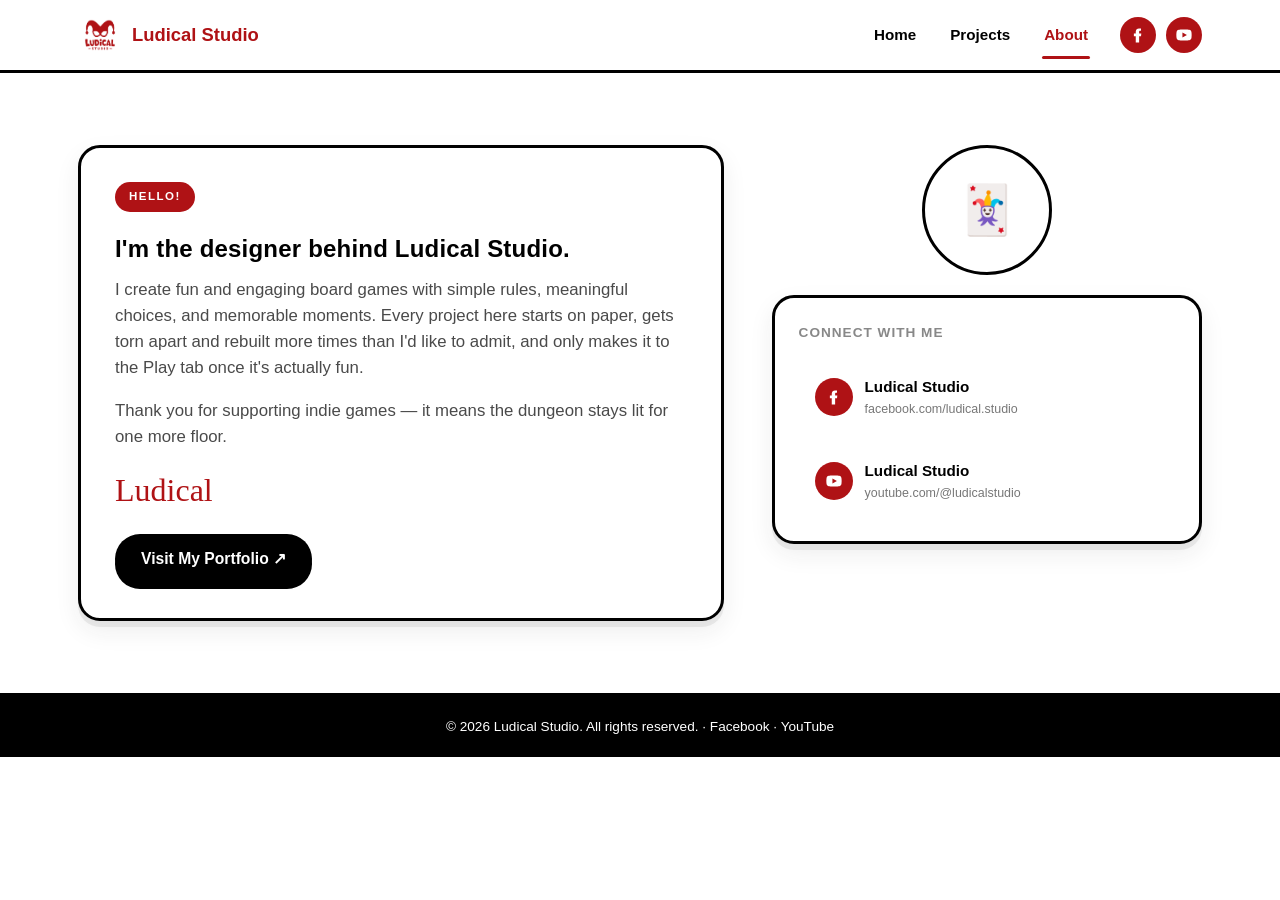
<file: ludical-studio/about.html>
<!DOCTYPE html>
<html lang="en">
<head>
<meta charset="UTF-8">
<meta name="viewport" content="width=device-width, initial-scale=1.0">
<title>About — Ludical Studio</title>
<meta name="description" content="Meet the designer behind Ludical Studio and find links to socials and portfolio.">
<link rel="icon" href="images/logo-mark.png">
<link rel="stylesheet" href="css/style.css">
</head>
<body>

<header class="site-header">
  <nav class="nav-wrap">
    <a href="index.html" class="brand">
      <img src="images/logo-mark.png" alt="Ludical Studio logo">
      Ludical Studio
    </a>
    <button class="nav-toggle" id="navToggle" aria-label="Toggle menu">
      <span></span><span></span><span></span>
    </button>
    <ul class="nav-links" id="navLinks">
      <li class="nav-primary" style="display:contents">
        <a href="index.html">Home</a>
        <a href="projects.html">Projects</a>
        <a href="about.html" class="active">About</a>
      </li>
      <li class="nav-social">
        <a href="https://facebook.com/ludical.studio" aria-label="Facebook" target="_blank" rel="noopener">
          <svg viewBox="0 0 24 24"><path d="M13.5 22v-8.5H16l.4-3.4h-2.9V8c0-1 .3-1.6 1.7-1.6H16V3.4C15.6 3.4 14.5 3.2 13.3 3.2c-2.5 0-4.3 1.6-4.3 4.4v2.5H6.5V13.5H9V22h4.5z"/></svg>
        </a>
        <a href="https://youtube.com/@ludicalstudio" aria-label="YouTube" target="_blank" rel="noopener">
          <svg viewBox="0 0 24 24"><path d="M22 8.6c0-1.9-1.4-3.4-3.2-3.6C16.4 4.7 12 4.7 12 4.7s-4.4 0-6.8.3C3.4 5.2 2 6.7 2 8.6 1.8 10.4 1.8 12 1.8 12s0 1.6.2 3.4c0 1.9 1.4 3.4 3.2 3.6 2.4.3 6.8.3 6.8.3s4.4 0 6.8-.3c1.8-.2 3.2-1.7 3.2-3.6.2-1.8.2-3.4.2-3.4s0-1.6-.2-3.4zM9.9 15.3V8.7l6 3.3-6 3.3z"/></svg>
        </a>
      </li>
    </ul>
  </nav>
</header>

<main>
  <section class="section">
    <div class="container about-grid">
      <div class="about-card">
        <span class="eyebrow">Hello!</span>
        <h2>I'm the designer behind Ludical Studio.</h2>
        <p style="font-size:1.05rem; color:#4a4a4a;">I create fun and engaging board games with simple rules, meaningful choices, and memorable moments. Every project here starts on paper, gets torn apart and rebuilt more times than I'd like to admit, and only makes it to the Play tab once it's actually fun.</p>
        <p style="font-size:1.05rem; color:#4a4a4a;">Thank you for supporting indie games — it means the dungeon stays lit for one more floor.</p>
        <div style="font-family:'Baloo 2', cursive; font-size:2rem; color:var(--red); margin-top:10px;">Ludical</div>
        <a href="#" class="btn btn-dark" style="margin-top:18px;">Visit My Portfolio ↗</a>
      </div>

      <div>
        <div class="avatar-wrap">
          <div class="avatar">🃏</div>
        </div>
        <div class="about-card" style="padding:24px;">
          <h4 style="text-transform:uppercase; font-size:0.85rem; letter-spacing:1px; color:#888; margin-bottom:16px;">Connect With Me</h4>
          <div class="connect-list">
            <a href="https://facebook.com/ludical.studio" target="_blank" rel="noopener" class="connect-item">
              <span class="ic"><svg viewBox="0 0 24 24"><path d="M13.5 22v-8.5H16l.4-3.4h-2.9V8c0-1 .3-1.6 1.7-1.6H16V3.4C15.6 3.4 14.5 3.2 13.3 3.2c-2.5 0-4.3 1.6-4.3 4.4v2.5H6.5V13.5H9V22h4.5z"/></svg></span>
              <span class="txt"><strong>Ludical Studio</strong><small>facebook.com/ludical.studio</small></span>
            </a>
            <a href="https://youtube.com/@ludicalstudio" target="_blank" rel="noopener" class="connect-item">
              <span class="ic"><svg viewBox="0 0 24 24"><path d="M22 8.6c0-1.9-1.4-3.4-3.2-3.6C16.4 4.7 12 4.7 12 4.7s-4.4 0-6.8.3C3.4 5.2 2 6.7 2 8.6 1.8 10.4 1.8 12 1.8 12s0 1.6.2 3.4c0 1.9 1.4 3.4 3.2 3.6 2.4.3 6.8.3 6.8.3s4.4 0 6.8-.3c1.8-.2 3.2-1.7 3.2-3.6.2-1.8.2-3.4.2-3.4s0-1.6-.2-3.4zM9.9 15.3V8.7l6 3.3-6 3.3z"/></svg></span>
              <span class="txt"><strong>Ludical Studio</strong><small>youtube.com/@ludicalstudio</small></span>
            </a>
          </div>
        </div>
      </div>
    </div>
  </section>
</main>

<footer class="site-footer">
  <div class="container">
    &copy; 2026 Ludical Studio. All rights reserved. &middot;
    <a href="https://facebook.com/ludical.studio" target="_blank" rel="noopener">Facebook</a> &middot;
    <a href="https://youtube.com/@ludicalstudio" target="_blank" rel="noopener">YouTube</a>
  </div>
</footer>

<script src="js/script.js"></script>
</body>
</html>
</file>
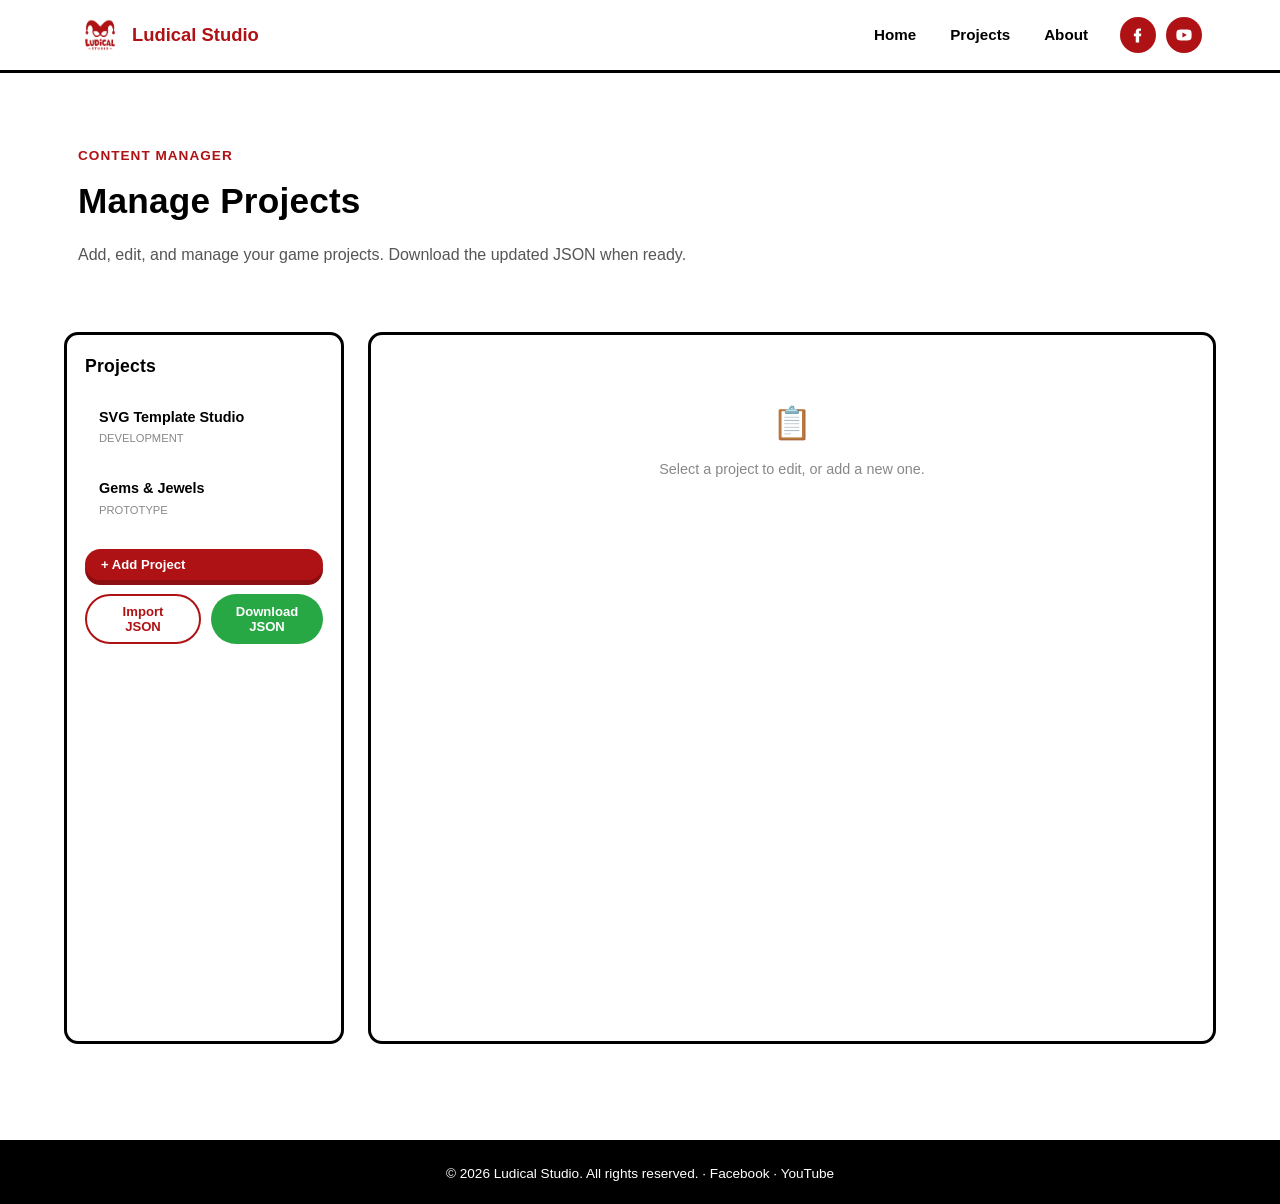
<file: ludical-studio/cms.html>
<!DOCTYPE html>
<html lang="en">
<head>
<meta charset="UTF-8">
<meta name="viewport" content="width=device-width, initial-scale=1.0">
<title>Content Manager — Ludical Studio</title>
<link rel="icon" href="images/logo-mark.png">
<link rel="stylesheet" href="css/style.css">
<style>
  .cms-layout {
    display: grid;
    grid-template-columns: 280px 1fr;
    gap: 24px;
    max-width: 1200px;
    margin: 0 auto;
    padding: 24px;
    min-height: calc(100vh - 140px);
  }
  .cms-sidebar {
    background: var(--cream);
    border: 3px solid var(--ink);
    border-radius: 14px;
    padding: 18px;
  }
  .cms-sidebar h3 {
    font-family: var(--font-display);
    font-size: 1.1rem;
    margin: 0 0 14px;
  }
  .cms-project-item {
    display: flex;
    align-items: center;
    justify-content: space-between;
    padding: 10px 12px;
    border: 2px solid transparent;
    border-radius: 8px;
    cursor: pointer;
    margin-bottom: 6px;
    transition: all 0.15s ease;
  }
  .cms-project-item:hover {
    border-color: var(--red);
  }
  .cms-project-item.active {
    border-color: var(--red);
    background: white;
  }
  .cms-project-item .item-info {
    display: flex;
    flex-direction: column;
    gap: 2px;
  }
  .cms-project-item .item-name {
    font-weight: 700;
    font-size: 0.9rem;
  }
  .cms-project-item .item-status {
    font-size: 0.7rem;
    text-transform: uppercase;
    color: #888;
  }
  .cms-form {
    background: white;
    border: 3px solid var(--ink);
    border-radius: 14px;
    padding: 24px;
  }
  .cms-form h2 {
    font-family: var(--font-display);
    font-size: 1.3rem;
    margin: 0 0 20px;
  }
  .form-row {
    display: grid;
    grid-template-columns: 1fr 1fr;
    gap: 16px;
  }
  .form-group {
    margin-bottom: 16px;
  }
  .form-group.full {
    grid-column: 1 / -1;
  }
  .form-group label {
    display: block;
    font-weight: 700;
    font-size: 0.85rem;
    margin-bottom: 6px;
    color: var(--ink);
  }
  .form-group input[type="text"],
  .form-group input[type="url"],
  .form-group textarea,
  .form-group select {
    width: 100%;
    padding: 10px 12px;
    border: 2px solid #ddd;
    border-radius: 8px;
    font-size: 0.9rem;
    font-family: inherit;
    transition: border-color 0.15s ease;
  }
  .form-group input:focus,
  .form-group textarea:focus,
  .form-group select:focus {
    outline: none;
    border-color: var(--red);
  }
  .form-group textarea {
    resize: vertical;
    min-height: 80px;
  }
  .form-group .hint {
    font-size: 0.75rem;
    color: #888;
    margin-top: 4px;
  }
  .form-check {
    display: flex;
    align-items: center;
    gap: 8px;
    margin-bottom: 16px;
  }
  .form-check input[type="checkbox"] {
    width: 18px;
    height: 18px;
    accent-color: var(--red);
  }
  .form-check label {
    font-weight: 600;
    font-size: 0.85rem;
    margin: 0;
  }
  .cms-actions {
    display: flex;
    gap: 10px;
    flex-wrap: wrap;
    margin-top: 20px;
    padding-top: 20px;
    border-top: 2px solid #eee;
  }
  .btn-sm {
    padding: 8px 16px;
    font-size: 0.82rem;
  }
  .btn-danger {
    background: #dc3545;
    color: white;
    border: none;
  }
  .btn-success {
    background: #28a745;
    color: white;
    border: none;
  }
  .cover-preview {
    width: 100%;
    height: 120px;
    border-radius: 10px;
    border: 2px dashed #ddd;
    display: flex;
    align-items: center;
    justify-content: center;
    margin-top: 8px;
    font-size: 0.85rem;
    color: #888;
  }
  .cover-preview.has-preview {
    color: white;
    font-weight: 700;
    font-family: var(--font-display);
    border: none;
  }
  .empty-state {
    text-align: center;
    padding: 40px 20px;
    color: #888;
  }
  .empty-state p {
    margin: 10px 0 0;
    font-size: 0.9rem;
  }
  .json-actions {
    display: flex;
    gap: 10px;
    margin-top: 14px;
  }
  .json-area {
    width: 100%;
    min-height: 200px;
    font-family: 'JetBrains Mono', monospace;
    font-size: 0.78rem;
    border: 2px solid #ddd;
    border-radius: 8px;
    padding: 12px;
    resize: vertical;
    margin-top: 8px;
  }
  .modal-overlay {
    display: none;
    position: fixed;
    top: 0; left: 0; right: 0; bottom: 0;
    background: rgba(0,0,0,0.5);
    z-index: 1000;
    align-items: center;
    justify-content: center;
  }
  .modal-overlay.open {
    display: flex;
  }
  .modal-box {
    background: white;
    border: 3px solid var(--ink);
    border-radius: 14px;
    padding: 28px;
    max-width: 600px;
    width: 90%;
    max-height: 80vh;
    overflow-y: auto;
  }
  .modal-box h3 {
    font-family: var(--font-display);
    margin: 0 0 16px;
  }
  @media (max-width: 860px) {
    .cms-layout { grid-template-columns: 1fr; }
    .form-row { grid-template-columns: 1fr; }
  }
</style>
</head>
<body>

<header class="site-header">
  <nav class="nav-wrap">
    <a href="index.html" class="brand">
      <img src="images/logo-mark.png" alt="Ludical Studio logo">
      Ludical Studio
    </a>
    <button class="nav-toggle" id="navToggle" aria-label="Toggle menu">
      <span></span><span></span><span></span>
    </button>
    <ul class="nav-links" id="navLinks">
      <li class="nav-primary" style="display:contents">
        <a href="index.html">Home</a>
        <a href="projects.html">Projects</a>
        <a href="about.html">About</a>
      </li>
      <li class="nav-social">
        <a href="https://facebook.com/ludical.studio" aria-label="Facebook" target="_blank" rel="noopener">
          <svg viewBox="0 0 24 24"><path d="M13.5 22v-8.5H16l.4-3.4h-2.9V8c0-1 .3-1.6 1.7-1.6H16V3.4C15.6 3.4 14.5 3.2 13.3 3.2c-2.5 0-4.3 1.6-4.3 4.4v2.5H6.5V13.5H9V22h4.5z"/></svg>
        </a>
        <a href="https://youtube.com/@ludicalstudio" aria-label="YouTube" target="_blank" rel="noopener">
          <svg viewBox="0 0 24 24"><path d="M22 8.6c0-1.9-1.4-3.4-3.2-3.6C16.4 4.7 12 4.7 12 4.7s-4.4 0-6.8.3C3.4 5.2 2 6.7 2 8.6 1.8 10.4 1.8 12 1.8 12s0 1.6.2 3.4c0 1.9 1.4 3.4 3.2 3.6 2.4.3 6.8.3 6.8.3s4.4 0 6.8-.3c1.8-.2 3.2-1.7 3.2-3.6.2-1.8.2-3.4.2-3.4s0-1.6-.2-3.4zM9.9 15.3V8.7l6 3.3-6 3.3z"/></svg>
        </a>
      </li>
    </ul>
  </nav>
</header>

<main>
  <section class="section" style="padding-bottom:0;">
    <div class="container">
      <div class="section-head">
        <div class="eyebrow-line">Content Manager</div>
        <h2>Manage Projects</h2>
        <p>Add, edit, and manage your game projects. Download the updated JSON when ready.</p>
      </div>
    </div>
  </section>

  <section class="section" style="padding-top:0;">
    <div class="cms-layout">
      <aside class="cms-sidebar">
        <h3>Projects</h3>
        <div id="projectList"></div>
        <button class="btn btn-primary btn-sm" style="width:100%; margin-top:12px;" onclick="addNewProject()">+ Add Project</button>
        <div class="json-actions">
          <button class="btn btn-outline btn-sm" style="flex:1;" onclick="openJsonModal()">Import JSON</button>
          <button class="btn btn-success btn-sm" style="flex:1;" onclick="downloadJson()">Download JSON</button>
        </div>
      </aside>

      <div class="cms-form" id="cmsForm">
        <div class="empty-state" id="emptyState">
          <div style="font-size:2rem;">📋</div>
          <p>Select a project to edit, or add a new one.</p>
        </div>
        <div id="formContent" style="display:none;">
          <h2 id="formTitle">Edit Project</h2>
          <input type="hidden" id="editId">

          <div class="form-row">
            <div class="form-group">
              <label>Project Name *</label>
              <input type="text" id="fName" required>
            </div>
            <div class="form-group">
              <label>Status *</label>
              <select id="fStatus">
                <option value="prototype">Prototype</option>
                <option value="development">In Development</option>
                <option value="released">Released</option>
              </select>
            </div>
          </div>

          <div class="form-row">
            <div class="form-group full">
              <label>Short Description *</label>
              <textarea id="fDesc" rows="2"></textarea>
            </div>
          </div>

          <div class="form-row">
            <div class="form-group full">
              <label>Long Description</label>
              <textarea id="fLongDesc" rows="3"></textarea>
            </div>
          </div>

          <div class="form-row">
            <div class="form-group">
              <label>Cover Gradient Start Color</label>
              <input type="text" id="fGradStart" placeholder="#AF1215">
            </div>
            <div class="form-group">
              <label>Cover Gradient End Color</label>
              <input type="text" id="fGradEnd" placeholder="#D42E33">
            </div>
          </div>

          <div class="form-row">
            <div class="form-group">
              <label>Cover Image URL (optional)</label>
              <input type="url" id="fCoverImage" placeholder="https://...">
              <div class="hint">If set, image will be used instead of gradient</div>
            </div>
            <div class="form-group">
              <label>Cover Emojis (comma-separated)</label>
              <input type="text" id="fEmojis" placeholder="🍔, 🍳, 🍹">
            </div>
          </div>

          <div class="cover-preview" id="coverPreview">Cover Preview</div>

          <div class="form-row">
            <div class="form-group">
              <label>Players</label>
              <input type="text" id="fPlayers" placeholder="1–4">
            </div>
            <div class="form-group">
              <label>Play Time</label>
              <input type="text" id="fPlaytime" placeholder="30–45 Min">
            </div>
          </div>

          <div class="form-row">
            <div class="form-group">
              <label>Age</label>
              <input type="text" id="fAge" placeholder="10+">
            </div>
            <div class="form-group">
              <label>HTML Prototype File</label>
              <input type="text" id="fPrototypeFile" placeholder="prototypes/my-game.html">
              <div class="hint">Path to playable HTML file (for Play page)</div>
            </div>
          </div>

          <div class="form-row">
            <div class="form-group">
              <label>YouTube Video URL</label>
              <input type="url" id="fYoutube" placeholder="https://youtube.com/watch?v=...">
            </div>
            <div class="form-group">
              <label>Rulebook URL</label>
              <input type="url" id="fRulebook" placeholder="https://...">
            </div>
          </div>

          <div class="form-row">
            <div class="form-group">
              <label>Shop URL</label>
              <input type="url" id="fShop" placeholder="https://...">
            </div>
            <div class="form-group">
              <label>Custom Button Label</label>
              <input type="text" id="fCustomLabel" placeholder="Watch Video">
            </div>
          </div>

          <div class="form-row">
            <div class="form-group">
              <label>Custom Button URL</label>
              <input type="url" id="fCustomUrl" placeholder="https://...">
            </div>
            <div class="form-group"></div>
          </div>

          <div class="form-check">
            <input type="checkbox" id="fFeatured">
            <label for="fFeatured">Featured on Home Page (limit 1)</label>
          </div>

          <div class="form-check">
            <input type="checkbox" id="fShowOnTable">
            <label for="fShowOnTable">Show in "On the Table" section (limit 3)</label>
          </div>

          <div class="cms-actions">
            <button class="btn btn-primary btn-sm" onclick="saveProject()">Save Project</button>
            <button class="btn btn-danger btn-sm" onclick="deleteProject()">Delete</button>
            <button class="btn btn-outline btn-sm" onclick="cancelEdit()">Cancel</button>
          </div>
        </div>
      </div>
    </div>
  </section>
</main>

<div class="modal-overlay" id="jsonModal">
  <div class="modal-box">
    <h3>Import / Export JSON</h3>
    <p style="font-size:0.85rem; color:#666; margin-bottom:12px;">Paste your <code>projects.json</code> content below to import, or copy the current data.</p>
    <textarea class="json-area" id="jsonArea"></textarea>
    <div style="display:flex; gap:10px; margin-top:14px;">
      <button class="btn btn-primary btn-sm" onclick="importJson()">Import</button>
      <button class="btn btn-outline btn-sm" onclick="copyJson()">Copy to Clipboard</button>
      <button class="btn btn-outline btn-sm" onclick="closeJsonModal()">Close</button>
    </div>
  </div>
</div>

<footer class="site-footer">
  <div class="container">
    &copy; 2026 Ludical Studio. All rights reserved. &middot;
    <a href="https://facebook.com/ludical.studio" target="_blank" rel="noopener">Facebook</a> &middot;
    <a href="https://youtube.com/@ludicalstudio" target="_blank" rel="noopener">YouTube</a>
  </div>
</footer>

<script src="data/projects.js"></script>
<script src="js/script.js"></script>
<script>
let projects = [];
let currentEditIndex = -1;

const defaultProject = () => ({
  id: '',
  name: '',
  status: 'prototype',
  coverGradient: 'linear-gradient(160deg, #AF1215, #D42E33)',
  coverImage: null,
  coverEmoji: [],
  description: '',
  longDescription: '',
  players: '',
  playtime: '',
  age: '',
  featured: false,
  showOnTable: false,
  prototypeFile: null,
  rulebookUrl: null,
  youtubeUrl: null,
  shopUrl: null,
  customButtonLabel: null,
  customButtonUrl: null
});

function generateId(name) {
  return name.toLowerCase()
    .replace(/[^a-z0-9]+/g, '-')
    .replace(/^-|-$/g, '');
}

function renderList() {
  const list = document.getElementById('projectList');
  if (!projects.length) {
    list.innerHTML = '<p style="color:#888; font-size:0.85rem;">No projects yet.</p>';
    return;
  }
  list.innerHTML = projects.map((p, i) => `
    <div class="cms-project-item ${i === currentEditIndex ? 'active' : ''}" onclick="selectProject(${i})">
      <div class="item-info">
        <span class="item-name">${p.name || 'Untitled'}</span>
        <span class="item-status">${p.status}</span>
      </div>
    </div>
  `).join('');
}

function selectProject(index) {
  currentEditIndex = index;
  const p = projects[index];
  document.getElementById('emptyState').style.display = 'none';
  document.getElementById('formContent').style.display = 'block';
  document.getElementById('formTitle').textContent = 'Edit Project';
  document.getElementById('editId').value = index;

  document.getElementById('fName').value = p.name;
  document.getElementById('fStatus').value = p.status;
  document.getElementById('fDesc').value = p.description;
  document.getElementById('fLongDesc').value = p.longDescription || '';

  const gradMatch = (p.coverGradient || '').match(/#[0-9a-fA-F]{6}/g);
  document.getElementById('fGradStart').value = gradMatch ? gradMatch[0] : '#AF1215';
  document.getElementById('fGradEnd').value = gradMatch ? gradMatch[1] || gradMatch[0] : '#D42E33';

  document.getElementById('fCoverImage').value = p.coverImage || '';
  document.getElementById('fEmojis').value = (p.coverEmoji || []).join(', ');
  document.getElementById('fPlayers').value = p.players || '';
  document.getElementById('fPlaytime').value = p.playtime || '';
  document.getElementById('fAge').value = p.age || '';
  document.getElementById('fPrototypeFile').value = p.prototypeFile || '';
  document.getElementById('fYoutube').value = p.youtubeUrl || '';
  document.getElementById('fRulebook').value = p.rulebookUrl || '';
  document.getElementById('fShop').value = p.shopUrl || '';
  document.getElementById('fCustomLabel').value = p.customButtonLabel || '';
  document.getElementById('fCustomUrl').value = p.customButtonUrl || '';
  document.getElementById('fFeatured').checked = p.featured;
  document.getElementById('fShowOnTable').checked = p.showOnTable;

  updateCoverPreview();
  renderList();
}

function addNewProject() {
  projects.push(defaultProject());
  currentEditIndex = projects.length - 1;
  selectProject(currentEditIndex);
  document.getElementById('formTitle').textContent = 'New Project';
  document.getElementById('fName').focus();
}

function collectFormData() {
  const gradStart = document.getElementById('fGradStart').value.trim();
  const gradEnd = document.getElementById('fGradEnd').value.trim();
  const emojis = document.getElementById('fEmojis').value
    .split(',').map(e => e.trim()).filter(Boolean);

  return {
    id: generateId(document.getElementById('fName').value.trim()),
    name: document.getElementById('fName').value.trim(),
    status: document.getElementById('fStatus').value,
    coverGradient: 'linear-gradient(160deg, ' + gradStart + ', ' + gradEnd + ')',
    coverImage: document.getElementById('fCoverImage').value.trim() || null,
    coverEmoji: emojis,
    description: document.getElementById('fDesc').value.trim(),
    longDescription: document.getElementById('fLongDesc').value.trim() || '',
    players: document.getElementById('fPlayers').value.trim() || null,
    playtime: document.getElementById('fPlaytime').value.trim() || null,
    age: document.getElementById('fAge').value.trim() || null,
    featured: document.getElementById('fFeatured').checked,
    showOnTable: document.getElementById('fShowOnTable').checked,
    prototypeFile: document.getElementById('fPrototypeFile').value.trim() || null,
    rulebookUrl: document.getElementById('fRulebook').value.trim() || null,
    youtubeUrl: document.getElementById('fYoutube').value.trim() || null,
    shopUrl: document.getElementById('fShop').value.trim() || null,
    customButtonLabel: document.getElementById('fCustomLabel').value.trim() || null,
    customButtonUrl: document.getElementById('fCustomUrl').value.trim() || null
  };
}

function saveProject() {
  const name = document.getElementById('fName').value.trim();
  if (!name) { alert('Project name is required.'); return; }
  if (!document.getElementById('fDesc').value.trim()) { alert('Description is required.'); return; }

  const data = collectFormData();
  projects[currentEditIndex] = data;
  renderList();
  alert('Project saved. Click "Download JSON" to export.');
}

function deleteProject() {
  if (!confirm('Delete this project?')) return;
  projects.splice(currentEditIndex, 1);
  currentEditIndex = -1;
  document.getElementById('emptyState').style.display = 'block';
  document.getElementById('formContent').style.display = 'none';
  renderList();
}

function cancelEdit() {
  currentEditIndex = -1;
  document.getElementById('emptyState').style.display = 'block';
  document.getElementById('formContent').style.display = 'none';
  renderList();
}

function updateCoverPreview() {
  const gradStart = document.getElementById('fGradStart').value.trim() || '#AF1215';
  const gradEnd = document.getElementById('fGradEnd').value.trim() || '#D42E33';
  const name = document.getElementById('fName').value.trim() || 'Project Name';
  const preview = document.getElementById('coverPreview');
  preview.style.background = 'linear-gradient(160deg, ' + gradStart + ', ' + gradEnd + ')';
  preview.textContent = name;
  preview.className = 'cover-preview has-preview';
}

function downloadJson() {
  const output = JSON.stringify({ projects }, null, 2);
  const blob = new Blob([output], { type: 'application/json' });
  const url = URL.createObjectURL(blob);
  const a = document.createElement('a');
  a.href = url;
  a.download = 'projects.json';
  a.click();
  URL.revokeObjectURL(url);
}

function openJsonModal() {
  document.getElementById('jsonArea').value = JSON.stringify({ projects }, null, 2);
  document.getElementById('jsonModal').classList.add('open');
}

function closeJsonModal() {
  document.getElementById('jsonModal').classList.remove('open');
}

function importJson() {
  try {
    const data = JSON.parse(document.getElementById('jsonArea').value);
    if (data.projects && Array.isArray(data.projects)) {
      projects = data.projects;
      currentEditIndex = -1;
      document.getElementById('emptyState').style.display = 'block';
      document.getElementById('formContent').style.display = 'none';
      renderList();
      closeJsonModal();
      alert('Imported ' + projects.length + ' projects.');
    } else {
      alert('Invalid format. Expected { "projects": [...] }');
    }
  } catch (e) {
    alert('Invalid JSON: ' + e.message);
  }
}

function copyJson() {
  navigator.clipboard.writeText(document.getElementById('jsonArea').value)
    .then(() => alert('Copied to clipboard!'))
    .catch(() => alert('Failed to copy.'));
}

document.querySelectorAll('#fGradStart, #fGradEnd, #fName').forEach(el => {
  el.addEventListener('input', updateCoverPreview);
});

(async () => {
  try {
    const data = await fetchProjects();
    projects = data.projects;
    renderList();
  } catch (e) {
    renderList();
  }
})();
</script>
</body>
</html>
</file>
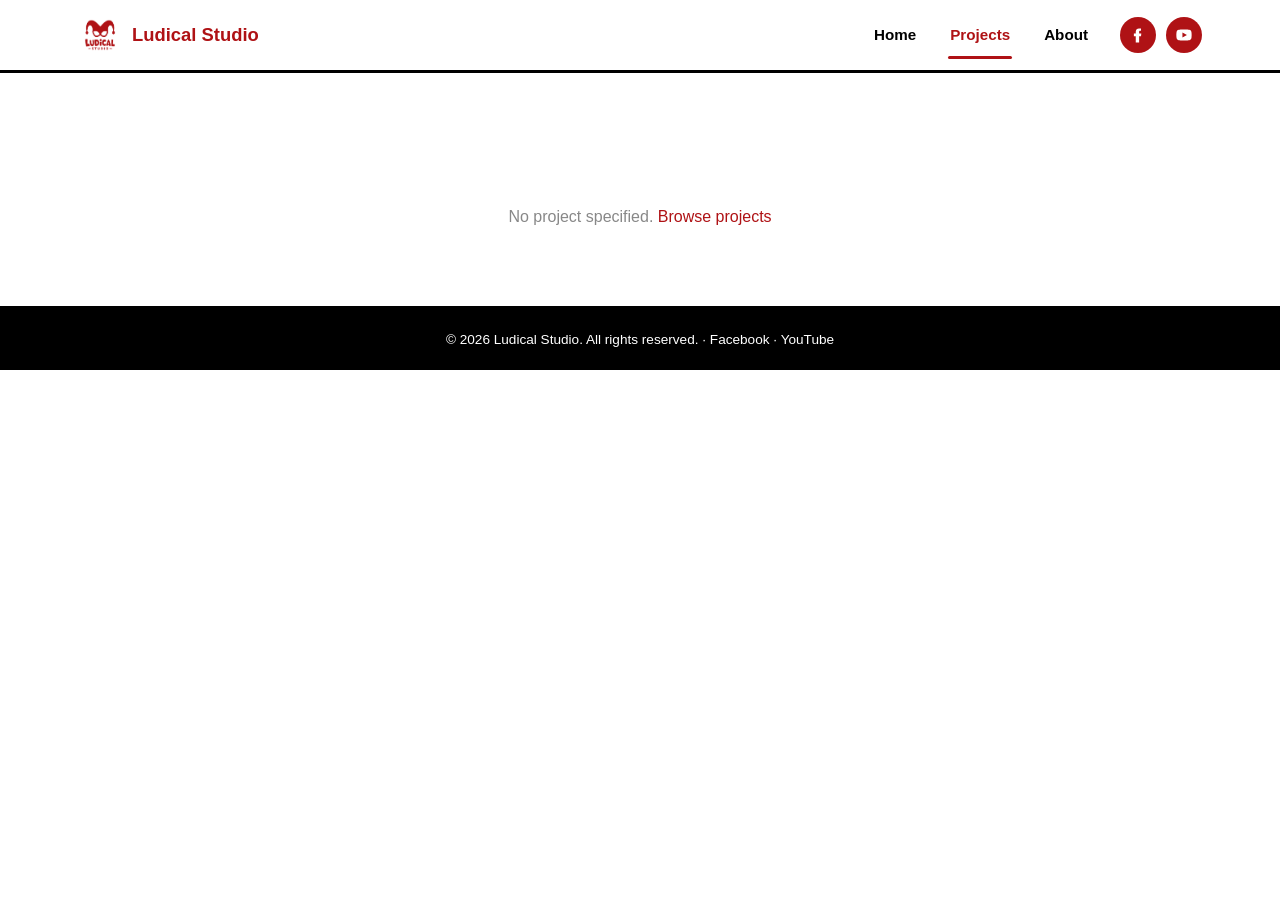
<file: ludical-studio/project.html>
<!DOCTYPE html>
<html lang="en">
<head>
<meta charset="UTF-8">
<meta name="viewport" content="width=device-width, initial-scale=1.0">
<title>Project — Ludical Studio</title>
<meta name="description" content="Ludical Studio board game project details.">
<link rel="icon" href="images/logo-mark.png">
<link rel="stylesheet" href="css/style.css">
<style>
  .project-hero {
    border-radius: 16px;
    padding: 48px 32px;
    text-align: center;
    color: var(--cream);
    margin-bottom: 32px;
    position: relative;
    overflow: hidden;
  }
  .project-hero h1 {
    font-family: var(--font-display);
    font-size: 2.4rem;
    font-weight: 800;
    margin: 0 0 8px;
    text-shadow: 0 3px 0 var(--red-dark);
  }
  .project-hero .subtitle {
    font-size: 1rem;
    opacity: 0.9;
    margin: 0;
  }
  .project-hero .emoji-row {
    display: flex;
    justify-content: center;
    gap: 12px;
    margin-top: 24px;
  }
  .project-hero .emoji-circle {
    width: 54px;
    height: 54px;
    border-radius: 50%;
    background: var(--cream);
    display: flex;
    align-items: center;
    justify-content: center;
    font-size: 1.5rem;
  }
  .project-detail-body {
    max-width: 720px;
    margin: 0 auto;
    padding: 0 24px 60px;
  }
  .project-meta {
    display: flex;
    gap: 16px;
    flex-wrap: wrap;
    margin-bottom: 24px;
  }
  .project-meta .meta-badge {
    background: var(--cream);
    border: 2px solid var(--ink);
    border-radius: 10px;
    padding: 10px 16px;
    font-size: 0.88rem;
    font-weight: 600;
  }
  .project-actions {
    display: flex;
    gap: 12px;
    flex-wrap: wrap;
    margin-top: 28px;
  }
  .project-desc {
    font-size: 1.05rem;
    line-height: 1.65;
    color: #555;
  }
  .back-link {
    display: inline-flex;
    align-items: center;
    gap: 6px;
    color: var(--red);
    font-weight: 700;
    font-size: 0.9rem;
    text-decoration: none;
    margin-bottom: 20px;
  }
  .back-link:hover { text-decoration: underline; }
</style>
</head>
<body>

<header class="site-header">
  <nav class="nav-wrap">
    <a href="index.html" class="brand">
      <img src="images/logo-mark.png" alt="Ludical Studio logo">
      Ludical Studio
    </a>
    <button class="nav-toggle" id="navToggle" aria-label="Toggle menu">
      <span></span><span></span><span></span>
    </button>
    <ul class="nav-links" id="navLinks">
      <li class="nav-primary" style="display:contents">
        <a href="index.html">Home</a>
        <a href="projects.html" class="active">Projects</a>
        <a href="about.html">About</a>
      </li>
      <li class="nav-social">
        <a href="https://facebook.com/ludical.studio" aria-label="Facebook" target="_blank" rel="noopener">
          <svg viewBox="0 0 24 24"><path d="M13.5 22v-8.5H16l.4-3.4h-2.9V8c0-1 .3-1.6 1.7-1.6H16V3.4C15.6 3.4 14.5 3.2 13.3 3.2c-2.5 0-4.3 1.6-4.3 4.4v2.5H6.5V13.5H9V22h4.5z"/></svg>
        </a>
        <a href="https://youtube.com/@ludicalstudio" aria-label="YouTube" target="_blank" rel="noopener">
          <svg viewBox="0 0 24 24"><path d="M22 8.6c0-1.9-1.4-3.4-3.2-3.6C16.4 4.7 12 4.7 12 4.7s-4.4 0-6.8.3C3.4 5.2 2 6.7 2 8.6 1.8 10.4 1.8 12 1.8 12s0 1.6.2 3.4c0 1.9 1.4 3.4 3.2 3.6 2.4.3 6.8.3 6.8.3s4.4 0 6.8-.3c1.8-.2 3.2-1.7 3.2-3.6.2-1.8.2-3.4.2-3.4s0-1.6-.2-3.4zM9.9 15.3V8.7l6 3.3-6 3.3z"/></svg>
        </a>
      </li>
    </ul>
  </nav>
</header>

<main>
  <section class="section" style="padding-bottom:0;">
    <div class="container">
      <div id="projectContent"></div>
    </div>
  </section>
</main>

<footer class="site-footer">
  <div class="container">
    &copy; 2026 Ludical Studio. All rights reserved. &middot;
    <a href="https://facebook.com/ludical.studio" target="_blank" rel="noopener">Facebook</a> &middot;
    <a href="https://youtube.com/@ludicalstudio" target="_blank" rel="noopener">YouTube</a>
  </div>
</footer>

<script src="data/projects.js"></script>
<script src="js/script.js"></script>
<script>
(async () => {
  const params = new URLSearchParams(window.location.search);
  const id = params.get('id');
  const content = document.getElementById('projectContent');

  if (!id) {
    content.innerHTML = '<p style="text-align:center; color:#888; padding:60px 0;">No project specified. <a href="projects.html" style="color:var(--red);">Browse projects</a></p>';
    return;
  }

  const data = await fetchProjects();
  const project = getProjectById(data.projects, id);

  if (!project) {
    content.innerHTML = '<p style="text-align:center; color:#888; padding:60px 0;">Project not found. <a href="projects.html" style="color:var(--red);">Browse projects</a></p>';
    return;
  }

  document.title = project.name + ' — Ludical Studio';

  const emojisHtml = (project.coverEmoji || [])
    .map(e => '<div class="emoji-circle">' + e + '</div>')
    .join('');

  const metaParts = [];
  if (project.players) metaParts.push('<div class="meta-badge">👥 ' + project.players + ' Players</div>');
  if (project.playtime) metaParts.push('<div class="meta-badge">⏱ ' + project.playtime + '</div>');
  if (project.age) metaParts.push('<div class="meta-badge">🔞 Ages ' + project.age + '</div>');

  const actionsHtml = [
    project.customButtonLabel && project.customButtonUrl
      ? '<a href="' + project.customButtonUrl + '" target="_blank" rel="noopener" class="btn btn-primary">' + project.customButtonLabel + '</a>'
      : '',
    project.youtubeUrl
      ? '<a href="' + project.youtubeUrl + '" target="_blank" rel="noopener" class="btn btn-outline">Watch on YouTube</a>'
      : '',
    project.rulebookUrl
      ? '<a href="' + project.rulebookUrl + '" target="_blank" rel="noopener" class="btn btn-outline">View Rulebook</a>'
      : '',
    project.shopUrl
      ? '<a href="' + project.shopUrl + '" target="_blank" rel="noopener" class="btn btn-dark">Buy Online</a>'
      : ''
  ].filter(Boolean).join('');

  content.innerHTML = `
    <a href="projects.html" class="back-link">← Back to Projects</a>

    <div class="project-hero" style="background:${project.coverGradient};">
      <span class="status-pill ${getStatusClass(project.status)}" style="margin-bottom:16px; display:inline-block;">${getStatusLabel(project.status)}</span>
      <h1>${project.name}</h1>
      <p class="subtitle">${project.description}</p>
      ${emojisHtml ? '<div class="emoji-row">' + emojisHtml + '</div>' : ''}
    </div>

    <div class="project-detail-body">
      ${metaParts.length ? '<div class="project-meta">' + metaParts.join('') + '</div>' : ''}

      <div class="project-desc">
        <p>${project.longDescription || project.description}</p>
      </div>

      ${actionsHtml ? '<div class="project-actions">' + actionsHtml + '</div>' : ''}
    </div>
  `;
})();
</script>
</body>
</html>
</file>
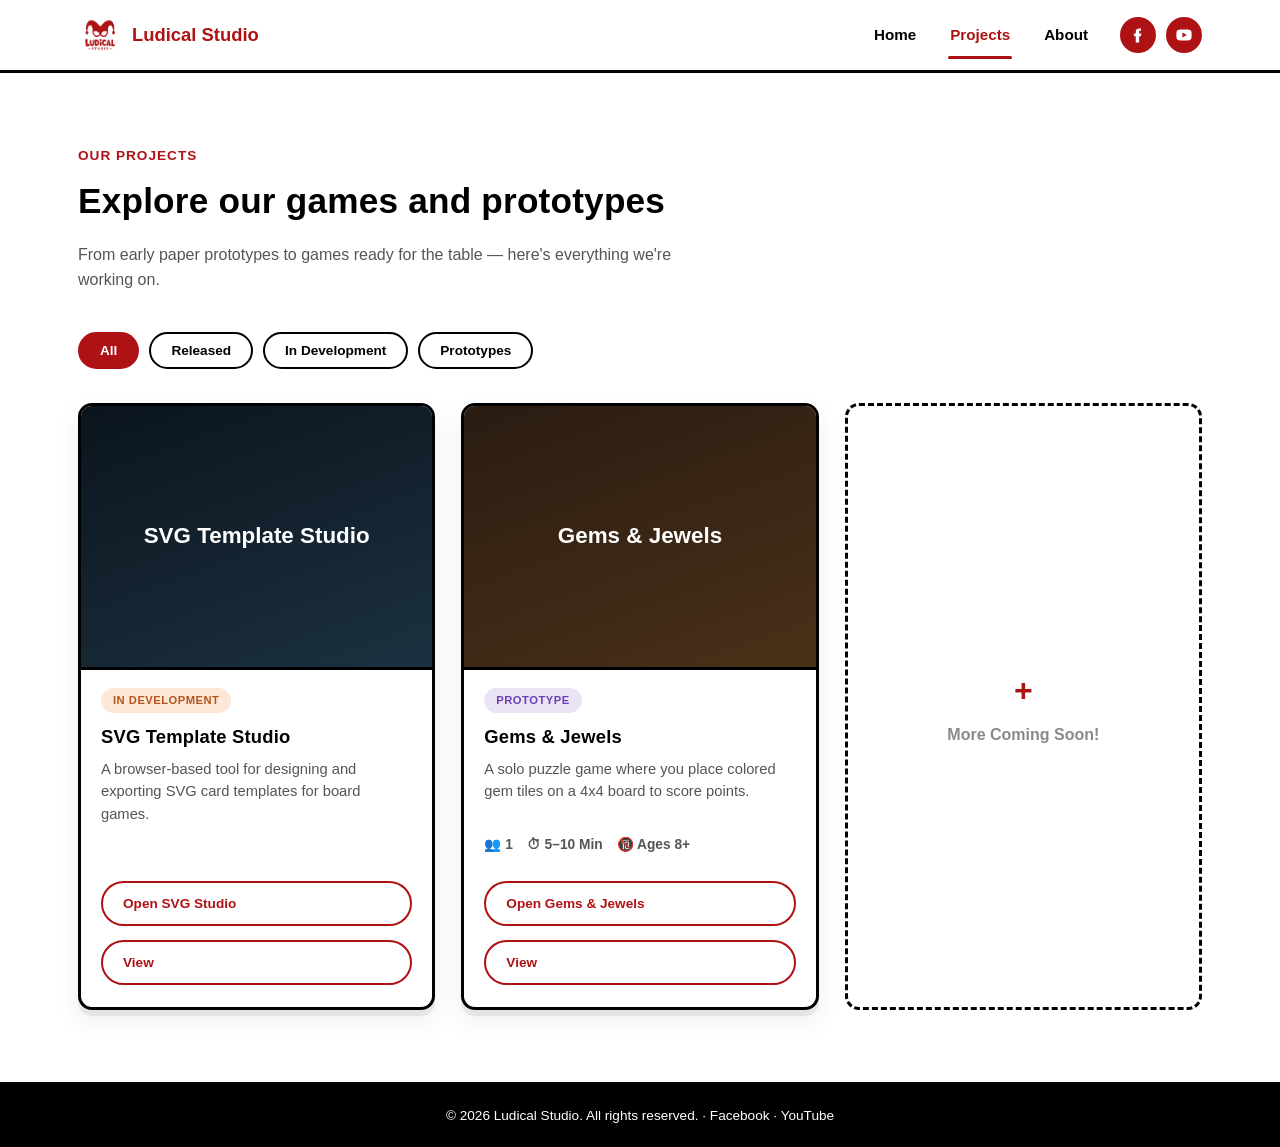
<file: ludical-studio/projects.html>
<!DOCTYPE html>
<html lang="en">
<head>
<meta charset="UTF-8">
<meta name="viewport" content="width=device-width, initial-scale=1.0">
<title>Projects — Ludical Studio</title>
<meta name="description" content="Explore Ludical Studio's board games — released, in development, and early prototypes.">
<link rel="icon" href="images/logo-mark.png">
<link rel="stylesheet" href="css/style.css">
</head>
<body>

<header class="site-header">
  <nav class="nav-wrap">
    <a href="index.html" class="brand">
      <img src="images/logo-mark.png" alt="Ludical Studio logo">
      Ludical Studio
    </a>
    <button class="nav-toggle" id="navToggle" aria-label="Toggle menu">
      <span></span><span></span><span></span>
    </button>
    <ul class="nav-links" id="navLinks">
      <li class="nav-primary" style="display:contents">
        <a href="index.html">Home</a>
        <a href="projects.html" class="active">Projects</a>
        <a href="about.html">About</a>
      </li>
      <li class="nav-social">
        <a href="https://facebook.com/ludical.studio" aria-label="Facebook" target="_blank" rel="noopener">
          <svg viewBox="0 0 24 24"><path d="M13.5 22v-8.5H16l.4-3.4h-2.9V8c0-1 .3-1.6 1.7-1.6H16V3.4C15.6 3.4 14.5 3.2 13.3 3.2c-2.5 0-4.3 1.6-4.3 4.4v2.5H6.5V13.5H9V22h4.5z"/></svg>
        </a>
        <a href="https://youtube.com/@ludicalstudio" aria-label="YouTube" target="_blank" rel="noopener">
          <svg viewBox="0 0 24 24"><path d="M22 8.6c0-1.9-1.4-3.4-3.2-3.6C16.4 4.7 12 4.7 12 4.7s-4.4 0-6.8.3C3.4 5.2 2 6.7 2 8.6 1.8 10.4 1.8 12 1.8 12s0 1.6.2 3.4c0 1.9 1.4 3.4 3.2 3.6 2.4.3 6.8.3 6.8.3s4.4 0 6.8-.3c1.8-.2 3.2-1.7 3.2-3.6.2-1.8.2-3.4.2-3.4s0-1.6-.2-3.4zM9.9 15.3V8.7l6 3.3-6 3.3z"/></svg>
        </a>
      </li>
    </ul>
  </nav>
</header>

<main>
  <section class="section" style="padding-bottom:0;">
    <div class="container">
      <div class="section-head">
        <div class="eyebrow-line">Our Projects</div>
        <h2>Explore our games and prototypes</h2>
        <p>From early paper prototypes to games ready for the table — here's everything we're working on.</p>
      </div>

      <div class="filter-row" id="filterRow">
        <button class="filter-btn active" data-filter="all">All</button>
        <button class="filter-btn" data-filter="released">Released</button>
        <button class="filter-btn" data-filter="development">In Development</button>
        <button class="filter-btn" data-filter="prototype">Prototypes</button>
      </div>
    </div>
  </section>

  <section class="section" style="padding-top:0;">
    <div class="container">
      <div class="project-grid" id="projectGrid"></div>
    </div>
  </section>
</main>

<footer class="site-footer">
  <div class="container">
    &copy; 2026 Ludical Studio. All rights reserved. &middot;
    <a href="https://facebook.com/ludical.studio" target="_blank" rel="noopener">Facebook</a> &middot;
    <a href="https://youtube.com/@ludicalstudio" target="_blank" rel="noopener">YouTube</a>
  </div>
</footer>

<script src="data/projects.js"></script>
<script src="js/script.js"></script>
<script>
(async () => {
  const data = await fetchProjects();
  const projects = data.projects;

  function renderProjectCardWithView(project) {
    const metaParts = [];
    if (project.players) metaParts.push('👥 ' + project.players);
    if (project.playtime) metaParts.push('⏱ ' + project.playtime);
    if (project.age) metaParts.push('🔞 Ages ' + project.age);

    const metaHtml = metaParts.length
      ? '<div class="meta-row">' + metaParts.map(m => '<span>' + m + '</span>').join('') + '</div>'
      : '';

    const customBtn = project.customButtonLabel && project.customButtonUrl
      ? '<a href="' + project.customButtonUrl + '" target="_blank" rel="noopener" class="btn btn-outline" style="margin-top:10px; padding:10px 20px; font-size:0.85rem;">' + project.customButtonLabel + '</a>'
      : '';

    const viewBtn = '<a href="project.html?id=' + project.id + '" class="btn btn-outline" style="margin-top:14px; padding:10px 20px; font-size:0.85rem;">View</a>';

    return `
      <div class="project-card" data-status="${project.status}" data-id="${project.id}">
        <div class="thumb" style="background:${project.coverGradient};">${project.name}</div>
        <div class="body">
          <span class="status-pill ${getStatusClass(project.status)}">${getStatusLabel(project.status)}</span>
          <h3>${project.name}</h3>
          <p class="desc">${project.description}</p>
          ${metaHtml}
          ${customBtn}
          ${viewBtn}
        </div>
      </div>
    `;
  }

  const grid = document.getElementById('projectGrid');
  if (projects.length) {
    grid.innerHTML = projects.map(renderProjectCardWithView).join('');
  }

  grid.innerHTML += `
    <div class="coming-soon" data-status="all">
      <div class="plus">+</div>
      More Coming Soon!
    </div>
  `;

  const filterBtns = document.querySelectorAll('.filter-btn');
  const cards = document.querySelectorAll('#projectGrid > [data-status]');

  filterBtns.forEach(btn => {
    btn.addEventListener('click', () => {
      filterBtns.forEach(b => b.classList.remove('active'));
      btn.classList.add('active');
      const filter = btn.dataset.filter;
      cards.forEach(card => {
        const status = card.dataset.status;
        const show = filter === 'all' || status === 'all' || status === filter;
        card.style.display = show ? '' : 'none';
      });
    });
  });
})();
</script>
</body>
</html>
</file>
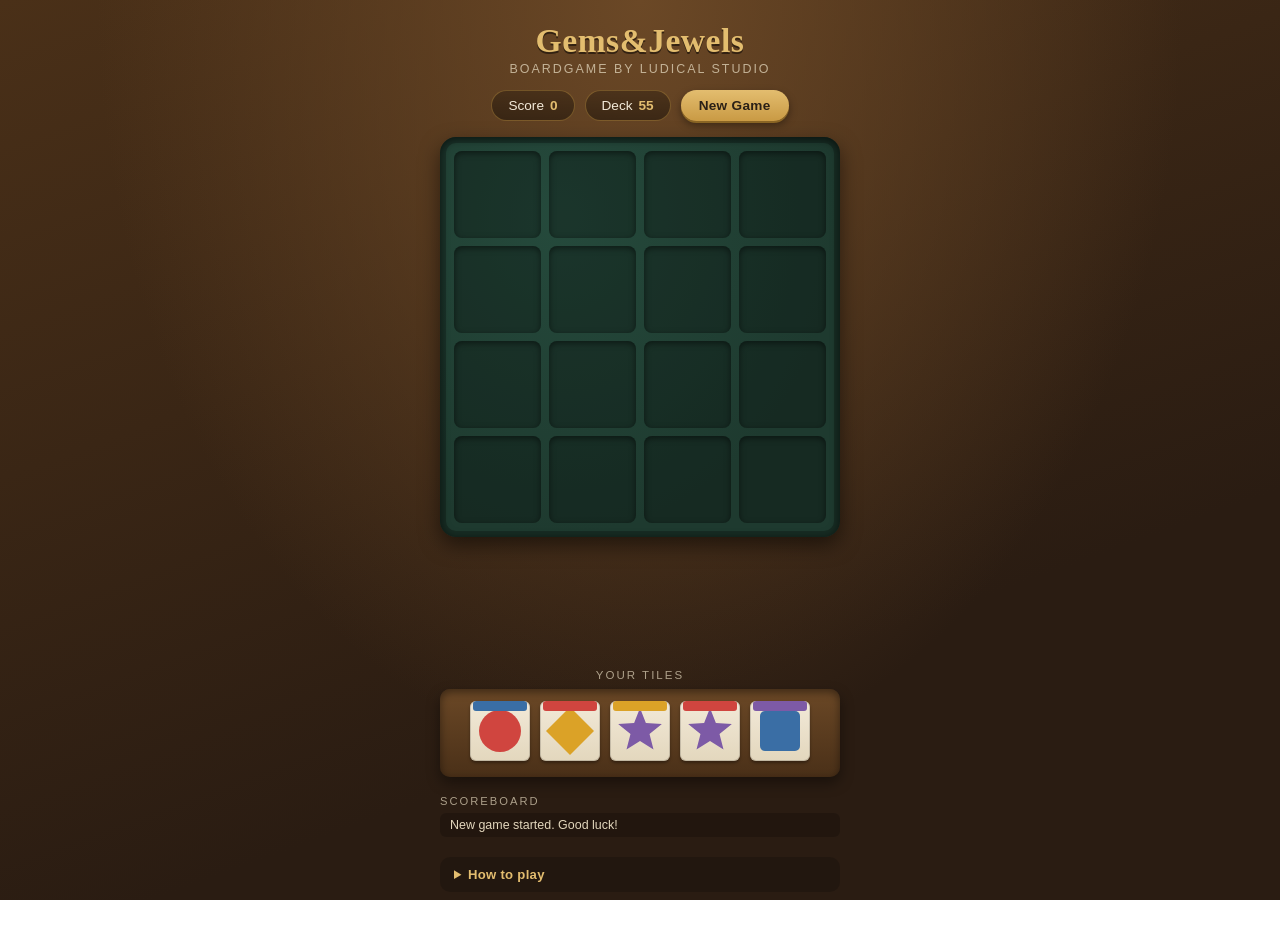
<file: prototypes/gems-jewels.html>
<!DOCTYPE html>
<html lang="en">
<head>
<meta charset="UTF-8">
<meta name="viewport" content="width=device-width, initial-scale=1.0">
<title>Gems&Jewels — boardgame by Ludical Studio</title>
<style>
  :root{
    --wood-dark:#2a1c12;
    --wood-mid:#4a3018;
    --wood-light:#6b4826;
    --felt:#1e3a2f;
    --felt-light:#254a3c;
    --cream:#f2e9d8;
    --cream-dim:#e3d7bd;
    --ink:#2a2016;
    --brass:#c99a44;
    --brass-light:#e3bd6f;

    --c0:#d0453f; /* circle - red */
    --c1:#3a6ea5; /* square - blue */
    --c2:#4c8c4a; /* triangle - green */
    --c3:#dba227; /* diamond - amber */
    --c4:#7d5aa6; /* star - violet */
  }

  *{box-sizing:border-box;}
  html,body{
    margin:0; padding:0; min-height:100%;
    background:
      radial-gradient(ellipse at top, var(--wood-light) 0%, transparent 60%),
      linear-gradient(160deg, var(--wood-mid) 0%, var(--wood-dark) 70%);
    background-attachment:fixed;
    color:var(--cream);
    font-family:-apple-system,BlinkMacSystemFont,"Segoe UI",Roboto,Helvetica,Arial,sans-serif;
  }

  .wrap{
    max-width:560px;
    margin:0 auto;
    padding:22px 16px 60px;
  }

  header{
    text-align:center;
    margin-bottom:14px;
  }
  header h1{
    font-family:Georgia,"Iowan Old Style","Palatino Linotype",serif;
    font-weight:700;
    letter-spacing:0.5px;
    font-size:2.1rem;
    margin:0 0 2px;
    color:var(--brass-light);
    text-shadow:0 2px 0 rgba(0,0,0,0.5);
  }
  header .sub{
    font-size:0.78rem;
    letter-spacing:2px;
    text-transform:uppercase;
    color:var(--cream-dim);
    opacity:0.75;
  }

  .statbar{
    display:flex;
    justify-content:center;
    gap:10px;
    align-items:center;
    margin:14px 0 16px;
    flex-wrap:wrap;
  }
  .pill{
    background:linear-gradient(180deg, rgba(0,0,0,0.25), rgba(0,0,0,0.4));
    border:1px solid rgba(201,154,68,0.4);
    border-radius:999px;
    padding:7px 16px;
    font-size:0.85rem;
    display:flex;
    align-items:center;
    gap:6px;
  }
  .pill b{color:var(--brass-light); font-variant-numeric:tabular-nums;}
  button.newgame{
    background:linear-gradient(180deg, var(--brass-light), var(--brass));
    color:var(--ink);
    border:none;
    border-radius:999px;
    padding:8px 18px;
    font-weight:700;
    font-size:0.85rem;
    cursor:pointer;
    box-shadow:0 2px 0 #8a6524, 0 4px 8px rgba(0,0,0,0.4);
    letter-spacing:0.3px;
  }
  button.newgame:active{ transform:translateY(2px); box-shadow:0 0 0 #8a6524; }

  /* BOARD — felt tray */
  .board-tray{
    background:
      radial-gradient(ellipse at 30% 20%, var(--felt-light), var(--felt) 70%);
    border-radius:16px;
    padding:14px;
    box-shadow:
      inset 0 2px 10px rgba(0,0,0,0.6),
      inset 0 0 0 6px rgba(0,0,0,0.25),
      0 8px 20px rgba(0,0,0,0.5);
    margin:0 auto;
    max-width:400px;
  }
  .board{
    display:grid;
    grid-template-columns:repeat(4, 1fr);
    gap:8px;
  }
  .cell{
    position:relative;
    aspect-ratio:1/1;
    border-radius:8px;
    background:rgba(0,0,0,0.28);
    box-shadow:inset 0 2px 6px rgba(0,0,0,0.5);
    display:flex;
    align-items:center;
    justify-content:center;
    transition:box-shadow 0.15s, background 0.15s;
  }
  .cell.valid{
    background:rgba(201,154,68,0.18);
    box-shadow:inset 0 0 0 2px var(--brass-light), inset 0 2px 6px rgba(0,0,0,0.4);
    cursor:pointer;
  }
  .cell.valid:hover{
    background:rgba(201,154,68,0.32);
  }
  .cell.justmoved{ animation:pop 0.35s ease; }
  @keyframes pop{
    0%{ transform:scale(0.7); opacity:0.3; }
    100%{ transform:scale(1); opacity:1; }
  }

  /* TILE visuals, used both on board and in hand */
  .tile{
    position:relative;
    width:100%;
    height:100%;
    border-radius:6px;
    background:linear-gradient(180deg, var(--cream), var(--cream-dim));
    box-shadow:0 2px 3px rgba(0,0,0,0.35), inset 0 0 0 1px rgba(0,0,0,0.15);
    overflow:hidden;
  }
  .tile svg{ width:100%; height:100%; display:block; }
  .tile .edge{
    position:absolute;
    border-radius:3px;
  }
  .edge.side0{ top:0; left:3px; right:3px; height:16%; }
  .edge.side1{ top:3px; right:0; bottom:3px; width:16%; }
  .edge.side2{ bottom:0; left:3px; right:3px; height:16%; }
  .edge.side3{ top:3px; left:0; bottom:3px; width:16%; }

  /* HAND / rack */
  .rack-area{
    max-width:400px;
    margin:22px auto 0;
  }
  .rack-label{
    font-size:0.72rem;
    text-transform:uppercase;
    letter-spacing:2px;
    color:var(--cream-dim);
    opacity:0.7;
    text-align:center;
    margin-bottom:8px;
  }
  .rack{
    background:linear-gradient(180deg, var(--wood-light), var(--wood-mid));
    border-radius:10px;
    padding:12px 10px 16px;
    box-shadow:inset 0 3px 8px rgba(0,0,0,0.45), 0 6px 14px rgba(0,0,0,0.4);
    display:flex;
    justify-content:center;
    gap:10px;
  }
  .rack .slot{
    width:60px; height:60px;
    flex:0 0 auto;
  }
  .rack .slot.empty{
    border-radius:6px;
    background:rgba(0,0,0,0.2);
    box-shadow:inset 0 2px 5px rgba(0,0,0,0.4);
  }
  .rack .slot .tile{ cursor:pointer; transition:transform 0.12s; }
  .rack .slot .tile:hover{ transform:translateY(-4px); }
  .rack .slot.selected .tile{
    transform:translateY(-8px);
    box-shadow:0 6px 10px rgba(0,0,0,0.5), inset 0 0 0 2px var(--brass-light);
  }

  .preview-area{
    max-width:400px;
    margin:14px auto 0;
    min-height:96px;
    display:flex;
    align-items:center;
    justify-content:center;
    gap:16px;
    background:rgba(0,0,0,0.22);
    border-radius:10px;
    padding:10px;
    border:1px dashed rgba(201,154,68,0.35);
  }
  .preview-area.hidden{ visibility:hidden; }
  .preview-area .ptile{ width:70px; height:70px; flex:0 0 auto; }
  .preview-area .pinfo{ font-size:0.8rem; line-height:1.5; color:var(--cream-dim); }
  .preview-area .pinfo b{ color:var(--brass-light); }
  .rotate-btn{
    background:linear-gradient(180deg, #3d4f47, #24332c);
    border:1px solid rgba(201,154,68,0.5);
    color:var(--cream);
    border-radius:8px;
    width:44px; height:44px;
    font-size:1.3rem;
    cursor:pointer;
  }
  .rotate-btn:active{ transform:scale(0.93); }
  .cancel-btn{
    background:transparent;
    border:1px solid rgba(255,255,255,0.25);
    color:var(--cream-dim);
    border-radius:8px;
    padding:6px 12px;
    font-size:0.75rem;
    cursor:pointer;
  }

  /* LOG */
  .log-area{
    max-width:400px;
    margin:18px auto 0;
    font-size:0.78rem;
  }
  .log-area .log-title{
    text-transform:uppercase;
    letter-spacing:2px;
    font-size:0.7rem;
    color:var(--cream-dim);
    opacity:0.7;
    margin-bottom:6px;
  }
  .log-entry{
    padding:5px 10px;
    border-radius:6px;
    background:rgba(0,0,0,0.2);
    margin-bottom:5px;
    color:var(--cream-dim);
  }
  .log-entry b{ color:var(--brass-light); }

  details.rules{
    max-width:400px;
    margin:20px auto 0;
    font-size:0.82rem;
    color:var(--cream-dim);
    background:rgba(0,0,0,0.18);
    border-radius:10px;
    padding:10px 14px;
  }
  details.rules summary{
    cursor:pointer;
    color:var(--brass-light);
    font-weight:600;
    letter-spacing:0.3px;
  }
  details.rules ul{ padding-left:18px; margin:8px 0 4px;}
  details.rules li{ margin-bottom:6px; }
  .legend{
    display:flex; flex-wrap:wrap; gap:8px; margin-top:10px;
  }
  .legend span{
    display:flex; align-items:center; gap:5px;
    background:rgba(255,255,255,0.05);
    padding:3px 8px; border-radius:6px;
  }
  .legend i{ width:12px; height:12px; border-radius:3px; display:inline-block; }

  /* OVERLAY */
  .overlay{
    position:fixed; inset:0;
    background:rgba(10,7,4,0.82);
    display:flex; align-items:center; justify-content:center;
    z-index:50;
  }
  .overlay[hidden]{ display:none; }
  .overlay .card{
    background:linear-gradient(180deg, var(--wood-light), var(--wood-dark));
    border:1px solid rgba(201,154,68,0.5);
    border-radius:14px;
    padding:30px 34px;
    text-align:center;
    box-shadow:0 20px 50px rgba(0,0,0,0.6);
    max-width:320px;
  }
  .overlay .card h2{
    font-family:Georgia,serif;
    color:var(--brass-light);
    margin:0 0 6px;
  }
  .overlay .card .finalscore{
    font-size:2.4rem;
    font-weight:700;
    color:var(--cream);
    margin:10px 0;
  }
  .overlay .card p{ color:var(--cream-dim); font-size:0.85rem; }

  @media (prefers-reduced-motion: reduce){
    .cell.justmoved{ animation:none; }
    .rack .slot .tile{ transition:none; }
  }
</style>
</head>
<body>
<div class="wrap">
  <header>
    <h1>Gems&Jewels</h1>
    <div class="sub">Boardgame by Ludical Studio</div>
  </header>

  <div class="statbar">
    <div class="pill">Score <b id="scoreVal">0</b></div>
    <div class="pill">Deck <b id="deckVal">55</b></div>
    <button class="newgame" onclick="newGame()">New Game</button>
  </div>

  <div class="board-tray">
    <div class="board" id="board"></div>
  </div>

  <div class="preview-area hidden" id="previewArea">
    <div class="ptile" id="previewTile"></div>
    <button class="rotate-btn" onclick="rotateSelected()" title="Rotate">↻</button>
    <div class="pinfo">
      <div><b>Rotate</b> to aim the colored edge,<br>then tap a glowing cell to place.</div>
      <button class="cancel-btn" onclick="deselect()">Cancel</button>
    </div>
  </div>

  <div class="rack-area">
    <div class="rack-label">Your Tiles</div>
    <div class="rack" id="rack"></div>
  </div>

  <div class="log-area">
    <div class="log-title">Scoreboard</div>
    <div id="log"></div>
  </div>

  <details class="rules">
    <summary>How to play</summary>
    <ul>
      <li>Each tile has a <b>shape</b> (fixed color) and one <b>colored edge</b> on a single side. Tap a tile in your rack to select it, then rotate to choose which side the edge faces.</li>
      <li>Tap a glowing board cell to place the tile.</li>
      <li><b>Shape match:</b> if the new tile's shape matches an adjacent tile's shape, that neighbor is removed. +1 per tile removed.</li>
      <li><b>Edge match:</b> if a colored edge touches a neighboring tile whose shape-color matches that edge color, the two tiles swap places. +1 point. Swaps can chain onward, but a pair won't flip back and forth forever.</li>
      <li><b>Mutual edge match:</b> if both tiles' edges match each other's shape-colors (e.g. a red edge facing a green shape, and that tile's green edge facing back at the red shape), the swap scores +2 instead of +1.</li>
      <li><b>Post-swap shape match:</b> after a swap, if either swapped tile now sits next to a stationary tile of the same shape (not its swap partner), that stationary tile is removed. +1 per tile removed.</li>
      <li><b>Double edge match:</b> if more than one side matches at once, nothing swaps — instead you score x2 (2 points) for each matching side.</li>
      <li>The game ends when the board is full, or when you have no tiles left to draw or place.</li>
    </ul>
    <div class="legend" id="legend"></div>
  </details>
</div>

<div class="overlay" id="overlay" hidden>
  <div class="card">
    <h2>Game Over</h2>
    <div class="finalscore" id="finalScore">0</div>
    <p id="overlayReason">The board is full.</p>
    <button class="newgame" onclick="newGame()">Play Again</button>
  </div>
</div>

<script>
const SHAPE_NAMES = ['Circle','Square','Triangle','Diamond','Star'];
const COLOR_VARS  = ['--c0','--c1','--c2','--c3','--c4'];
const COLOR_NAMES = ['Red','Blue','Green','Amber','Violet'];

function colorOf(i){ return getComputedStyle(document.documentElement).getPropertyValue(COLOR_VARS[i]).trim(); }

function starPoints(cx,cy,outerR,innerR){
  let pts=[];
  for(let i=0;i<10;i++){
    const r = i%2===0? outerR: innerR;
    const angle = (Math.PI/5)*i - Math.PI/2;
    pts.push((cx+r*Math.cos(angle)).toFixed(2)+','+(cy+r*Math.sin(angle)).toFixed(2));
  }
  return pts.join(' ');
}

function shapeSVG(shapeIndex, fill){
  switch(shapeIndex){
    case 0: return `<circle cx="30" cy="30" r="21" fill="${fill}"/>`;
    case 1: return `<rect x="10" y="10" width="40" height="40" rx="5" fill="${fill}"/>`;
    case 2: return `<polygon points="30,9 52,49 8,49" fill="${fill}"/>`;
    case 3: return `<polygon points="30,6 54,30 30,54 6,30" fill="${fill}"/>`;
    case 4: return `<polygon points="${starPoints(30,30,23,10)}" fill="${fill}"/>`;
  }
}

function tileHTML(tile){
  const fill = colorOf(tile.shape);
  const edgeColor = colorOf(tile.borderColor);
  const side = tile.rotation; // 0=top,1=right,2=bottom,3=left
  return `<div class="tile">
    <svg viewBox="0 0 60 60">${shapeSVG(tile.shape, fill)}</svg>
    <div class="edge side${side}" style="background:${edgeColor}"></div>
  </div>`;
}

// ---------------- Game State ----------------
let deck = [], hand = [], board = [], score = 0, selected = null, gameOver = false, logEntries = [], nextId = 1;

function shuffle(arr){
  for(let i=arr.length-1;i>0;i--){
    const j = Math.floor(Math.random()*(i+1));
    [arr[i],arr[j]] = [arr[j],arr[i]];
  }
  return arr;
}

function buildDeck(){
  const types = [];
  for(let s=0;s<5;s++){
    for(let c=0;c<5;c++){
      if(c===s) continue; // border color must differ from shape's own color
      types.push({shape:s, color:s, borderColor:c});
    }
  }
  // 20 types x 3 copies = 60
  let all = [];
  for(let copy=0; copy<3; copy++){
    for(const t of types){
      all.push({id:nextId++, shape:t.shape, color:t.color, borderColor:t.borderColor, rotation:0});
    }
  }
  return shuffle(all);
}

function newGame(){
  deck = buildDeck();
  board = new Array(16).fill(null);
  hand = deck.splice(0,5);
  score = 0;
  selected = null;
  gameOver = false;
  logEntries = [];
  addLog('New game started. Good luck!');
  document.getElementById('overlay').hidden = true;
  render();
}

function addLog(msg){
  logEntries.unshift(msg);
  if(logEntries.length>6) logEntries.pop();
}

function getNeighbor(index, side){
  const row = Math.floor(index/4), col = index%4;
  if(side===0) return row>0 ? index-4 : -1;
  if(side===1) return col<3 ? index+1 : -1;
  if(side===2) return row<3 ? index+4 : -1;
  if(side===3) return col>0 ? index-1 : -1;
}

function resolveShapeRemoval(cellIndex, excludeIndex=-1){
  const tile = board[cellIndex];
  if(!tile) return;
  let removed = 0;
  for(let side=0; side<4; side++){
    const n = getNeighbor(cellIndex, side);
    if(n===-1 || n===excludeIndex) continue;
    if(board[n] && board[n].shape === tile.shape){
      board[n] = null;
      removed++;
    }
  }
  if(removed>0){
    score += removed;
    addLog(`Shape match — removed ${removed} tile${removed>1?'s':''} (+${removed})`);
  }
}

function resolveBorderSwap(cellIndex, excludeIndex=-1, depth=0){
  if(depth>15) return;
  const tile = board[cellIndex];
  if(!tile) return;
  let matches = [];
  for(let side=0; side<4; side++){
    const n = getNeighbor(cellIndex, side);
    if(n===-1 || n===excludeIndex) continue;
    const nb = board[n];
    if(!nb) continue;
    const condA = tile.rotation===side && nb.color===tile.borderColor;
    const condB = nb.rotation===(side+2)%4 && tile.color===nb.borderColor;
    if(condA || condB) matches.push({side, n, mutual: condA && condB});
  }
  if(matches.length===1){
    const n = matches[0].n;
    const mutual = matches[0].mutual;
    const tmp = board[cellIndex];
    board[cellIndex] = board[n];
    board[n] = tmp;
    const pts = mutual ? 2 : 1;
    score += pts;
    addLog(mutual ? `Mutual edge match — tiles swapped (+2)` : `Edge match — tiles swapped (+1)`);
    // After swapping, each moved tile may now sit next to a stationary tile
    // of the same shape — that stationary neighbor is removed and scored,
    // same as a normal shape match, but the swap partner itself is excluded.
    resolveShapeRemoval(cellIndex, n);
    resolveShapeRemoval(n, cellIndex);
    resolveBorderSwap(n, cellIndex, depth+1);
    resolveBorderSwap(cellIndex, n, depth+1);
  } else if(matches.length>1){
    const pts = matches.length*2;
    score += pts;
    addLog(`Double edge match (${matches.length} sides) — no swap (+${pts})`);
  }
}

function selectHand(idx){
  if(gameOver) return;
  selected = (selected===idx) ? null : idx;
  render();
}

function deselect(){ selected = null; render(); }

function rotateSelected(){
  if(selected===null) return;
  hand[selected].rotation = (hand[selected].rotation+1)%4;
  render();
}

function placeTileAt(cellIndex){
  if(gameOver || selected===null || board[cellIndex]!==null) return;
  const tile = hand[selected];
  hand.splice(selected,1);
  board[cellIndex] = tile;
  selected = null;
  resolveShapeRemoval(cellIndex);
  resolveBorderSwap(cellIndex);
  if(deck.length>0){
    hand.push(deck.shift());
  }
  checkGameOver();
  render(cellIndex);
}

function checkGameOver(){
  const full = board.every(c=>c!==null);
  if(full){
    gameOver = true;
    endGame('The board is full.');
    return;
  }
  if(hand.length===0 && deck.length===0){
    gameOver = true;
    endGame('No tiles left to draw or place.');
  }
}

function endGame(reason){
  document.getElementById('finalScore').textContent = score;
  document.getElementById('overlayReason').textContent = reason;
  document.getElementById('overlay').hidden = false;
}

// ---------------- Render ----------------
function render(justMovedIndex){
  document.getElementById('scoreVal').textContent = score;
  document.getElementById('deckVal').textContent = deck.length;

  // Board
  const boardEl = document.getElementById('board');
  boardEl.innerHTML = '';
  for(let i=0;i<16;i++){
    const cell = document.createElement('div');
    cell.className = 'cell';
    const empty = board[i]===null;
    if(empty && selected!==null && !gameOver){
      cell.classList.add('valid');
      cell.onclick = () => placeTileAt(i);
    }
    if(i===justMovedIndex) cell.classList.add('justmoved');
    if(!empty){
      cell.innerHTML = tileHTML(board[i]);
    }
    boardEl.appendChild(cell);
  }

  // Preview / rotate panel
  const previewArea = document.getElementById('previewArea');
  if(selected!==null){
    previewArea.classList.remove('hidden');
    document.getElementById('previewTile').innerHTML = tileHTML(hand[selected]);
  } else {
    previewArea.classList.add('hidden');
  }

  // Rack
  const rackEl = document.getElementById('rack');
  rackEl.innerHTML = '';
  for(let i=0;i<5;i++){
    const slot = document.createElement('div');
    slot.className = 'slot';
    if(i<hand.length){
      if(i===selected) slot.classList.add('selected');
      slot.innerHTML = tileHTML(hand[i]);
      slot.onclick = () => selectHand(i);
    } else {
      slot.classList.add('empty');
    }
    rackEl.appendChild(slot);
  }

  // Log
  const logEl = document.getElementById('log');
  logEl.innerHTML = logEntries.map(m=>`<div class="log-entry">${m}</div>`).join('');

  // Legend (once is fine, but cheap to redo)
  const legendEl = document.getElementById('legend');
  legendEl.innerHTML = SHAPE_NAMES.map((name,i)=>
    `<span><i style="background:${colorOf(i)}"></i>${name} = ${COLOR_NAMES[i]}</span>`
  ).join('');
}

newGame();
</script>
</body>
</html>
</file>
<file: ludical-studio/css/style.css>
/* ============================================================
   Ludical Studio — shared styles
   Brand: playful jester-mask mark, warm red on cream
   ============================================================ */

:root {
  --red: #AF1215;
  --red-dark: #8C0E11;
  --red-light: #D42E33;
  --ink: #000000;
  --cream: #FFFFFF;
  --cream-dim: #FFFFFF;
  --white: #FFFFFF;

  --font-display: "Baloo 2", "Arial Rounded MT Bold", "Segoe UI", Verdana, sans-serif;
  --font-body: -apple-system, BlinkMacSystemFont, "Segoe UI", Roboto, Helvetica, Arial, sans-serif;

  --radius-lg: 22px;
  --radius-md: 14px;
  --radius-sm: 8px;
  --shadow-card: 0 6px 0 rgba(43,43,43,0.08), 0 10px 24px rgba(43,43,43,0.08);
  --container: 1180px;
}

* { box-sizing: border-box; }

html { scroll-behavior: smooth; }

body {
  margin: 0;
  background: var(--cream);
  color: var(--ink);
  font-family: var(--font-body);
  line-height: 1.55;
  -webkit-font-smoothing: antialiased;
}

img { max-width: 100%; display: block; }

a { color: inherit; text-decoration: none; }

h1, h2, h3, h4 {
  font-family: var(--font-display);
  font-weight: 800;
  letter-spacing: 0.2px;
  margin: 0 0 0.4em;
  color: var(--ink);
}

p { margin: 0 0 1em; }

.container {
  max-width: var(--container);
  margin: 0 auto;
  padding: 0 28px;
}

/* thick, hand-drawn-feeling underline squiggle used as a signature accent */
.squiggle {
  display: block;
  width: 74px;
  height: 14px;
  margin-top: 6px;
}
.squiggle path { stroke: var(--red); stroke-width: 6; fill: none; stroke-linecap: round; }

/* ---------------- Header / Nav ---------------- */
.site-header {
  background: var(--cream);
  border-bottom: 3px solid var(--ink);
  position: sticky;
  top: 0;
  z-index: 100;
}

.nav-wrap {
  max-width: var(--container);
  margin: 0 auto;
  padding: 14px 28px;
  display: flex;
  align-items: center;
  justify-content: space-between;
  gap: 24px;
}

.brand {
  display: flex;
  align-items: center;
  gap: 10px;
  font-family: var(--font-display);
  font-weight: 800;
  font-size: 1.15rem;
  color: var(--red);
}
.brand img { height: 42px; width: auto; }

.nav-links {
  display: flex;
  align-items: center;
  gap: 30px;
  list-style: none;
  margin: 0;
  padding: 0;
  font-weight: 700;
  font-size: 0.95rem;
}

.nav-links a {
  position: relative;
  padding: 6px 2px;
  color: var(--ink);
  transition: color 0.15s ease;
}
.nav-links a:hover { color: var(--red); }
.nav-links a.active { color: var(--red); }
.nav-links a.active::after {
  content: "";
  position: absolute;
  left: 0; right: 0; bottom: -6px;
  height: 3px;
  background: var(--red);
  border-radius: 4px;
}

.nav-social {
  display: flex;
  gap: 10px;
}
.nav-social a {
  width: 36px; height: 36px;
  border-radius: 50%;
  background: var(--red);
  color: var(--cream);
  display: flex; align-items: center; justify-content: center;
  transition: background 0.15s ease, transform 0.15s ease;
}
.nav-social a:hover { background: var(--red-dark); transform: translateY(-2px); }
.nav-social svg { width: 18px; height: 18px; fill: currentColor; }

.nav-toggle {
  display: none;
  background: none;
  border: none;
  cursor: pointer;
  padding: 6px;
}
.nav-toggle span {
  display: block;
  width: 26px; height: 3px;
  margin: 5px 0;
  background: var(--ink);
  border-radius: 2px;
}

@media (max-width: 860px) {
  .nav-toggle { display: block; }
  .nav-links {
    position: absolute;
    top: 100%; left: 0; right: 0;
    background: var(--cream);
    border-bottom: 3px solid var(--ink);
    flex-direction: column;
    align-items: flex-start;
    gap: 4px;
    padding: 10px 28px 18px;
    display: none;
  }
  .nav-links.open { display: flex; }
  .nav-links a { display: block; padding: 10px 0; width: 100%; }
  .nav-primary { display: flex; flex-direction: column; width: 100%; }
}

/* ---------------- Buttons ---------------- */
.btn {
  display: inline-flex;
  align-items: center;
  gap: 8px;
  font-family: var(--font-display);
  font-weight: 700;
  font-size: 0.98rem;
  padding: 13px 26px;
  border-radius: 999px;
  border: none;
  cursor: pointer;
  transition: transform 0.15s ease, box-shadow 0.15s ease, background 0.15s ease;
}
.btn-primary {
  background: var(--red);
  color: var(--cream);
  box-shadow: 0 5px 0 var(--red-dark);
}
.btn-primary:hover { background: var(--red-light); transform: translateY(-2px); }
.btn-primary:active { box-shadow: 0 2px 0 var(--red-dark); transform: translateY(1px); }

.btn-outline {
  background: transparent;
  color: var(--red);
  border: 2.5px solid var(--red);
  padding: 10.5px 24px;
}
.btn-outline:hover { background: var(--red); color: var(--cream); }

.btn-dark {
  background: var(--ink);
  color: var(--cream);
  box-shadow: 0 5px 0 #000;
}
.btn-dark:hover { transform: translateY(-2px); }

/* ---------------- Hero ---------------- */
.hero {
  padding: 64px 0 0;
  overflow: hidden;
}
.hero-grid {
  display: grid;
  grid-template-columns: 1.1fr 1fr;
  gap: 40px;
  align-items: center;
  padding-bottom: 56px;
}
.eyebrow {
  display: inline-block;
  background: var(--red);
  color: var(--cream);
  font-family: var(--font-display);
  font-size: 0.72rem;
  font-weight: 800;
  letter-spacing: 1.5px;
  text-transform: uppercase;
  padding: 6px 14px;
  border-radius: 999px;
  margin-bottom: 18px;
}
.hero h1 {
  font-size: clamp(2.1rem, 4.2vw, 3.1rem);
  line-height: 1.08;
}
.hero h1 .accent { color: var(--red); }
.hero p.lede {
  font-size: 1.08rem;
  max-width: 46ch;
  color: #4a4a4a;
}
.hero-art {
  position: relative;
  background: var(--white);
  border: 3px solid var(--ink);
  border-radius: var(--radius-lg);
  box-shadow: var(--shadow-card);
  padding: 22px;
  transform: rotate(1.2deg);
}
.hero-art:hover { transform: rotate(0deg); transition: transform 0.25s ease; }
.hero-art .tag {
  position: absolute;
  top: -14px; left: 20px;
  background: var(--ink);
  color: var(--cream);
  font-family: var(--font-display);
  font-size: 0.7rem;
  padding: 5px 12px;
  border-radius: 999px;
}

.feature-strip {
  background: var(--red);
  color: var(--cream);
  padding: 34px 0;
  border-top: 3px solid var(--ink);
  border-bottom: 3px solid var(--ink);
}
.feature-strip .container {
  display: grid;
  grid-template-columns: repeat(3, 1fr);
  gap: 24px;
}
.feature-item { display: flex; align-items: flex-start; gap: 14px; }
.feature-icon {
  flex: none;
  width: 46px; height: 46px;
  border-radius: 50%;
  background: var(--cream);
  color: var(--red);
  display: flex; align-items: center; justify-content: center;
}
.feature-icon svg { width: 22px; height: 22px; fill: currentColor; }
.feature-item h4 { color: var(--cream); margin-bottom: 2px; font-size: 1.02rem; }
.feature-item p { color: #FBE2E1; margin: 0; font-size: 0.92rem; }

/* ---------------- Sections ---------------- */
.section { padding: 72px 0; }
.section-head { max-width: 640px; margin-bottom: 40px; }
.section-head .eyebrow-line {
  color: var(--red);
  font-family: var(--font-display);
  font-weight: 800;
  font-size: 0.85rem;
  letter-spacing: 1px;
  text-transform: uppercase;
  margin-bottom: 8px;
}
.section-head h2 { font-size: clamp(1.6rem, 3vw, 2.2rem); }
.section-head p { color: #555; }

/* ---------------- Project cards ---------------- */
.filter-row {
  display: flex;
  gap: 10px;
  flex-wrap: wrap;
  margin-bottom: 34px;
}
.filter-btn {
  font-family: var(--font-display);
  font-weight: 700;
  font-size: 0.85rem;
  padding: 9px 20px;
  border-radius: 999px;
  border: 2px solid var(--ink);
  background: var(--cream);
  color: var(--ink);
  cursor: pointer;
  transition: all 0.15s ease;
}
.filter-btn.active, .filter-btn:hover {
  background: var(--red);
  border-color: var(--red);
  color: var(--cream);
}

.project-grid {
  display: grid;
  grid-template-columns: repeat(auto-fit, minmax(250px, 1fr));
  gap: 26px;
}

.project-card {
  background: var(--white);
  border: 3px solid var(--ink);
  border-radius: var(--radius-md);
  overflow: hidden;
  box-shadow: var(--shadow-card);
  display: flex;
  flex-direction: column;
  transition: transform 0.18s ease, box-shadow 0.18s ease;
}
.project-card:hover { transform: translateY(-6px); }
.project-card .thumb {
  aspect-ratio: 4/3;
  display: flex; align-items: center; justify-content: center;
  color: var(--cream);
  font-family: var(--font-display);
  font-weight: 800;
  font-size: 1.4rem;
  text-align: center;
  padding: 14px;
  position: relative;
  border-bottom: 3px solid var(--ink);
}
.project-card .body { padding: 18px 20px 22px; flex: 1; display: flex; flex-direction: column; }
.project-card h3 { font-size: 1.15rem; margin-bottom: 6px; }
.project-card p.desc { color: #555; font-size: 0.92rem; flex: 1; }
.status-pill {
  align-self: flex-start;
  font-size: 0.7rem;
  font-weight: 800;
  text-transform: uppercase;
  letter-spacing: 0.5px;
  padding: 4px 12px;
  border-radius: 999px;
  margin-bottom: 10px;
}
.status-released { background: #E4F3E6; color: #2E7D32; }
.status-development { background: #FDE7D8; color: #B5541C; }
.status-prototype { background: #EAE3F5; color: #6A3FB5; }

.card-cta {
  margin-top: 14px;
  font-family: var(--font-display);
  font-weight: 700;
  font-size: 0.88rem;
  color: var(--red);
  display: inline-flex;
  align-items: center;
  gap: 6px;
}
.project-card:hover .card-cta { text-decoration: underline; }

.coming-soon {
  border: 3px dashed var(--ink);
  border-radius: var(--radius-md);
  display: flex;
  flex-direction: column;
  align-items: center;
  justify-content: center;
  color: #8a8a8a;
  font-family: var(--font-display);
  font-weight: 700;
  gap: 8px;
  min-height: 100%;
  padding: 30px;
  text-align: center;
}
.coming-soon .plus { font-size: 2rem; color: var(--red); }

/* meta row (players/time/age) on project detail */
.meta-row { display: flex; flex-wrap: wrap; gap: 14px; margin: 16px 0; }
.meta-row span {
  font-size: 0.86rem;
  font-weight: 600;
  color: #555;
  display: inline-flex;
  align-items: center;
  gap: 6px;
}
.meta-row svg { width: 16px; height: 16px; fill: var(--red); }

/* ---------------- About ---------------- */
.about-grid {
  display: grid;
  grid-template-columns: 1.2fr 0.8fr;
  gap: 48px;
  align-items: start;
}
.about-card {
  background: var(--white);
  border: 3px solid var(--ink);
  border-radius: var(--radius-lg);
  padding: 34px;
  box-shadow: var(--shadow-card);
}
.avatar-wrap {
  display: flex; justify-content: center; margin-bottom: 20px;
}
.avatar {
  width: 130px; height: 130px;
  border-radius: 50%;
  background: var(--cream-dim);
  border: 3px solid var(--ink);
  display: flex; align-items: center; justify-content: center;
  font-size: 3rem;
}
.connect-list { display: flex; flex-direction: column; gap: 12px; margin-top: 18px; }
.connect-item {
  display: flex; align-items: center; gap: 12px;
  border: 2px solid var(--cream-dim);
  border-radius: var(--radius-sm);
  padding: 12px 14px;
  transition: border-color 0.15s ease, background 0.15s ease;
}
.connect-item:hover { border-color: var(--red); background: var(--cream-dim); }
.connect-item .ic {
  width: 38px; height: 38px; border-radius: 50%;
  display: flex; align-items: center; justify-content: center;
  background: var(--red); color: var(--cream); flex: none;
}
.connect-item .ic svg { width: 18px; height: 18px; fill: currentColor; }
.connect-item .txt small { display: block; color: #777; font-size: 0.78rem; }
.connect-item .txt strong { font-family: var(--font-display); font-size: 0.95rem; }

/* ---------------- Play page ---------------- */
.play-shell {
  display: grid;
  grid-template-columns: 300px 1fr;
  gap: 30px;
  align-items: start;
}
.game-picker {
  background: var(--white);
  border: 3px solid var(--ink);
  border-radius: var(--radius-md);
  padding: 18px;
  box-shadow: var(--shadow-card);
}
.game-picker h4 { font-size: 0.85rem; text-transform: uppercase; letter-spacing: 1px; color: #888; margin-bottom: 12px; }
.game-list-item {
  display: flex; align-items: center; gap: 10px;
  padding: 10px 12px;
  border-radius: var(--radius-sm);
  cursor: default;
  opacity: 0.55;
}
.game-list-item.active { background: var(--cream-dim); opacity: 1; }
.game-list-item .dot { width: 10px; height: 10px; border-radius: 50%; background: var(--red); flex: none; }
.game-list-item .name { font-weight: 700; font-size: 0.92rem; }
.game-list-item .soon { font-size: 0.7rem; color: #999; margin-left: auto; }

.game-frame {
  background: var(--ink);
  border: 3px solid var(--ink);
  border-radius: var(--radius-lg);
  overflow: hidden;
  box-shadow: var(--shadow-card);
}
.game-frame .frame-top {
  background: #1c1c1c;
  color: #ddd;
  padding: 10px 16px;
  display: flex; align-items: center; gap: 8px;
  font-family: monospace;
  font-size: 0.78rem;
}
.frame-dot { width: 10px; height: 10px; border-radius: 50%; }
.d1 { background: #F15B58; } .d2 { background: #F0C24B; } .d3 { background: #6FBF73; }

/* ---------------- Footer ---------------- */
.site-footer {
  border-top: 3px solid var(--ink);
  background: var(--ink);
  color: var(--cream);
  padding: 20px 0;
  text-align: center;
  font-size: 0.85rem;
}
.site-footer a:hover { color: var(--red-light); }

@media (max-width: 900px) {
  .hero-grid { grid-template-columns: 1fr; }
  .feature-strip .container { grid-template-columns: 1fr; }
  .about-grid { grid-template-columns: 1fr; }
  .play-shell { grid-template-columns: 1fr; }
}
</file>
<file: css/style.css>
/* ============================================================
   Ludical Studio — shared styles
   Brand: playful jester-mask mark, warm red on cream
   ============================================================ */

:root {
  --red: #AF1215;
  --red-dark: #8C0E11;
  --red-light: #D42E33;
  --ink: #000000;
  --cream: #FFFFFF;
  --cream-dim: #FFFFFF;
  --white: #FFFFFF;

  --font-display: "Baloo 2", "Arial Rounded MT Bold", "Segoe UI", Verdana, sans-serif;
  --font-body: -apple-system, BlinkMacSystemFont, "Segoe UI", Roboto, Helvetica, Arial, sans-serif;

  --radius-lg: 22px;
  --radius-md: 14px;
  --radius-sm: 8px;
  --shadow-card: 0 6px 0 rgba(43,43,43,0.08), 0 10px 24px rgba(43,43,43,0.08);
  --container: 1180px;
}

* { box-sizing: border-box; }

html { scroll-behavior: smooth; }

body {
  margin: 0;
  background: var(--cream);
  color: var(--ink);
  font-family: var(--font-body);
  line-height: 1.55;
  -webkit-font-smoothing: antialiased;
}

img { max-width: 100%; display: block; }

a { color: inherit; text-decoration: none; }

h1, h2, h3, h4 {
  font-family: var(--font-display);
  font-weight: 800;
  letter-spacing: 0.2px;
  margin: 0 0 0.4em;
  color: var(--ink);
}

p { margin: 0 0 1em; }

.container {
  max-width: var(--container);
  margin: 0 auto;
  padding: 0 28px;
}

/* thick, hand-drawn-feeling underline squiggle used as a signature accent */
.squiggle {
  display: block;
  width: 74px;
  height: 14px;
  margin-top: 6px;
}
.squiggle path { stroke: var(--red); stroke-width: 6; fill: none; stroke-linecap: round; }

/* ---------------- Header / Nav ---------------- */
.site-header {
  background: var(--cream);
  border-bottom: 3px solid var(--ink);
  position: sticky;
  top: 0;
  z-index: 100;
}

.nav-wrap {
  max-width: var(--container);
  margin: 0 auto;
  padding: 14px 28px;
  display: flex;
  align-items: center;
  justify-content: space-between;
  gap: 24px;
}

.brand {
  display: flex;
  align-items: center;
  gap: 10px;
  font-family: var(--font-display);
  font-weight: 800;
  font-size: 1.15rem;
  color: var(--red);
}
.brand img { height: 42px; width: auto; }

.nav-links {
  display: flex;
  align-items: center;
  gap: 30px;
  list-style: none;
  margin: 0;
  padding: 0;
  font-weight: 700;
  font-size: 0.95rem;
}

.nav-links a {
  position: relative;
  padding: 6px 2px;
  color: var(--ink);
  transition: color 0.15s ease;
}
.nav-links a:hover { color: var(--red); }
.nav-links a.active { color: var(--red); }
.nav-links a.active::after {
  content: "";
  position: absolute;
  left: 0; right: 0; bottom: -6px;
  height: 3px;
  background: var(--red);
  border-radius: 4px;
}

.nav-social {
  display: flex;
  gap: 10px;
}
.nav-social a {
  width: 36px; height: 36px;
  border-radius: 50%;
  background: var(--red);
  color: var(--cream);
  display: flex; align-items: center; justify-content: center;
  transition: background 0.15s ease, transform 0.15s ease;
}
.nav-social a:hover { background: var(--red-dark); transform: translateY(-2px); }
.nav-social svg { width: 18px; height: 18px; fill: currentColor; }

.nav-toggle {
  display: none;
  background: none;
  border: none;
  cursor: pointer;
  padding: 6px;
}
.nav-toggle span {
  display: block;
  width: 26px; height: 3px;
  margin: 5px 0;
  background: var(--ink);
  border-radius: 2px;
}

@media (max-width: 860px) {
  .nav-toggle { display: block; }
  .nav-links {
    position: absolute;
    top: 100%; left: 0; right: 0;
    background: var(--cream);
    border-bottom: 3px solid var(--ink);
    flex-direction: column;
    align-items: flex-start;
    gap: 4px;
    padding: 10px 28px 18px;
    display: none;
  }
  .nav-links.open { display: flex; }
  .nav-links a { display: block; padding: 10px 0; width: 100%; }
  .nav-primary { display: flex; flex-direction: column; width: 100%; }
}

/* ---------------- Buttons ---------------- */
.btn {
  display: inline-flex;
  align-items: center;
  gap: 8px;
  font-family: var(--font-display);
  font-weight: 700;
  font-size: 0.98rem;
  padding: 13px 26px;
  border-radius: 999px;
  border: none;
  cursor: pointer;
  transition: transform 0.15s ease, box-shadow 0.15s ease, background 0.15s ease;
}
.btn-primary {
  background: var(--red);
  color: var(--cream);
  box-shadow: 0 5px 0 var(--red-dark);
}
.btn-primary:hover { background: var(--red-light); transform: translateY(-2px); }
.btn-primary:active { box-shadow: 0 2px 0 var(--red-dark); transform: translateY(1px); }

.btn-outline {
  background: transparent;
  color: var(--red);
  border: 2.5px solid var(--red);
  padding: 10.5px 24px;
}
.btn-outline:hover { background: var(--red); color: var(--cream); }

.btn-dark {
  background: var(--ink);
  color: var(--cream);
  box-shadow: 0 5px 0 #000;
}
.btn-dark:hover { transform: translateY(-2px); }

/* ---------------- Hero ---------------- */
.hero {
  padding: 64px 0 0;
  overflow: hidden;
}
.hero-grid {
  display: grid;
  grid-template-columns: 1.1fr 1fr;
  gap: 40px;
  align-items: center;
  padding-bottom: 56px;
}
.eyebrow {
  display: inline-block;
  background: var(--red);
  color: var(--cream);
  font-family: var(--font-display);
  font-size: 0.72rem;
  font-weight: 800;
  letter-spacing: 1.5px;
  text-transform: uppercase;
  padding: 6px 14px;
  border-radius: 999px;
  margin-bottom: 18px;
}
.hero h1 {
  font-size: clamp(2.1rem, 4.2vw, 3.1rem);
  line-height: 1.08;
}
.hero h1 .accent { color: var(--red); }
.hero p.lede {
  font-size: 1.08rem;
  max-width: 46ch;
  color: #4a4a4a;
}
.hero-art {
  position: relative;
  background: var(--white);
  border: 3px solid var(--ink);
  border-radius: var(--radius-lg);
  box-shadow: var(--shadow-card);
  padding: 22px;
  transform: rotate(1.2deg);
}
.hero-art:hover { transform: rotate(0deg); transition: transform 0.25s ease; }
.hero-art .tag {
  position: absolute;
  top: -14px; left: 20px;
  background: var(--ink);
  color: var(--cream);
  font-family: var(--font-display);
  font-size: 0.7rem;
  padding: 5px 12px;
  border-radius: 999px;
}

.feature-strip {
  background: var(--red);
  color: var(--cream);
  padding: 34px 0;
  border-top: 3px solid var(--ink);
  border-bottom: 3px solid var(--ink);
}
.feature-strip .container {
  display: grid;
  grid-template-columns: repeat(3, 1fr);
  gap: 24px;
}
.feature-item { display: flex; align-items: flex-start; gap: 14px; }
.feature-icon {
  flex: none;
  width: 46px; height: 46px;
  border-radius: 50%;
  background: var(--cream);
  color: var(--red);
  display: flex; align-items: center; justify-content: center;
}
.feature-icon svg { width: 22px; height: 22px; fill: currentColor; }
.feature-item h4 { color: var(--cream); margin-bottom: 2px; font-size: 1.02rem; }
.feature-item p { color: #FBE2E1; margin: 0; font-size: 0.92rem; }

/* ---------------- Sections ---------------- */
.section { padding: 72px 0; }
.section-head { max-width: 640px; margin-bottom: 40px; }
.section-head .eyebrow-line {
  color: var(--red);
  font-family: var(--font-display);
  font-weight: 800;
  font-size: 0.85rem;
  letter-spacing: 1px;
  text-transform: uppercase;
  margin-bottom: 8px;
}
.section-head h2 { font-size: clamp(1.6rem, 3vw, 2.2rem); }
.section-head p { color: #555; }

/* ---------------- Project cards ---------------- */
.filter-row {
  display: flex;
  gap: 10px;
  flex-wrap: wrap;
  margin-bottom: 34px;
}
.filter-btn {
  font-family: var(--font-display);
  font-weight: 700;
  font-size: 0.85rem;
  padding: 9px 20px;
  border-radius: 999px;
  border: 2px solid var(--ink);
  background: var(--cream);
  color: var(--ink);
  cursor: pointer;
  transition: all 0.15s ease;
}
.filter-btn.active, .filter-btn:hover {
  background: var(--red);
  border-color: var(--red);
  color: var(--cream);
}

.project-grid {
  display: grid;
  grid-template-columns: repeat(auto-fit, minmax(250px, 1fr));
  gap: 26px;
}

.project-card {
  background: var(--white);
  border: 3px solid var(--ink);
  border-radius: var(--radius-md);
  overflow: hidden;
  box-shadow: var(--shadow-card);
  display: flex;
  flex-direction: column;
  transition: transform 0.18s ease, box-shadow 0.18s ease;
}
.project-card:hover { transform: translateY(-6px); }
.project-card .thumb {
  aspect-ratio: 4/3;
  display: flex; align-items: center; justify-content: center;
  color: var(--cream);
  font-family: var(--font-display);
  font-weight: 800;
  font-size: 1.4rem;
  text-align: center;
  padding: 14px;
  position: relative;
  overflow: hidden;
  border-bottom: 3px solid var(--ink);
}
.project-card .body { padding: 18px 20px 22px; flex: 1; display: flex; flex-direction: column; }
.project-card h3 { font-size: 1.15rem; margin-bottom: 6px; }
.project-card p.desc { color: #555; font-size: 0.92rem; flex: 1; }
.status-pill {
  align-self: flex-start;
  font-size: 0.7rem;
  font-weight: 800;
  text-transform: uppercase;
  letter-spacing: 0.5px;
  padding: 4px 12px;
  border-radius: 999px;
  margin-bottom: 10px;
}
.status-released { background: #E4F3E6; color: #2E7D32; }
.status-development { background: #FDE7D8; color: #B5541C; }
.status-prototype { background: #EAE3F5; color: #6A3FB5; }

.card-cta {
  margin-top: 14px;
  font-family: var(--font-display);
  font-weight: 700;
  font-size: 0.88rem;
  color: var(--red);
  display: inline-flex;
  align-items: center;
  gap: 6px;
}
.project-card:hover .card-cta { text-decoration: underline; }

.coming-soon {
  border: 3px dashed var(--ink);
  border-radius: var(--radius-md);
  display: flex;
  flex-direction: column;
  align-items: center;
  justify-content: center;
  color: #8a8a8a;
  font-family: var(--font-display);
  font-weight: 700;
  gap: 8px;
  min-height: 100%;
  padding: 30px;
  text-align: center;
}
.coming-soon .plus { font-size: 2rem; color: var(--red); }

/* meta row (players/time/age) on project detail */
.meta-row { display: flex; flex-wrap: wrap; gap: 14px; margin: 16px 0; }
.meta-row span {
  font-size: 0.86rem;
  font-weight: 600;
  color: #555;
  display: inline-flex;
  align-items: center;
  gap: 6px;
}
.meta-row svg { width: 16px; height: 16px; fill: var(--red); }

/* ---------------- About ---------------- */
.about-grid {
  display: grid;
  grid-template-columns: 1.2fr 0.8fr;
  gap: 48px;
  align-items: start;
}
.about-card {
  background: var(--white);
  border: 3px solid var(--ink);
  border-radius: var(--radius-lg);
  padding: 34px;
  box-shadow: var(--shadow-card);
}
.avatar-wrap {
  display: flex; justify-content: center; margin-bottom: 20px;
}
.avatar {
  width: 130px; height: 130px;
  border-radius: 50%;
  background: var(--cream-dim);
  border: 3px solid var(--ink);
  display: flex; align-items: center; justify-content: center;
  font-size: 3rem;
}
.connect-list { display: flex; flex-direction: column; gap: 12px; margin-top: 18px; }
.connect-item {
  display: flex; align-items: center; gap: 12px;
  border: 2px solid var(--cream-dim);
  border-radius: var(--radius-sm);
  padding: 12px 14px;
  transition: border-color 0.15s ease, background 0.15s ease;
}
.connect-item:hover { border-color: var(--red); background: var(--cream-dim); }
.connect-item .ic {
  width: 38px; height: 38px; border-radius: 50%;
  display: flex; align-items: center; justify-content: center;
  background: var(--red); color: var(--cream); flex: none;
}
.connect-item .ic svg { width: 18px; height: 18px; fill: currentColor; }
.connect-item .txt small { display: block; color: #777; font-size: 0.78rem; }
.connect-item .txt strong { font-family: var(--font-display); font-size: 0.95rem; }

/* ---------------- Play page ---------------- */
.play-shell {
  display: grid;
  grid-template-columns: 300px 1fr;
  gap: 30px;
  align-items: start;
}
.game-picker {
  background: var(--white);
  border: 3px solid var(--ink);
  border-radius: var(--radius-md);
  padding: 18px;
  box-shadow: var(--shadow-card);
}
.game-picker h4 { font-size: 0.85rem; text-transform: uppercase; letter-spacing: 1px; color: #888; margin-bottom: 12px; }
.game-list-item {
  display: flex; align-items: center; gap: 10px;
  padding: 10px 12px;
  border-radius: var(--radius-sm);
  cursor: default;
  opacity: 0.55;
}
.game-list-item.active { background: var(--cream-dim); opacity: 1; }
.game-list-item .dot { width: 10px; height: 10px; border-radius: 50%; background: var(--red); flex: none; }
.game-list-item .name { font-weight: 700; font-size: 0.92rem; }
.game-list-item .soon { font-size: 0.7rem; color: #999; margin-left: auto; }

.game-frame {
  background: var(--ink);
  border: 3px solid var(--ink);
  border-radius: var(--radius-lg);
  overflow: hidden;
  box-shadow: var(--shadow-card);
}
.game-frame .frame-top {
  background: #1c1c1c;
  color: #ddd;
  padding: 10px 16px;
  display: flex; align-items: center; gap: 8px;
  font-family: monospace;
  font-size: 0.78rem;
}
.frame-dot { width: 10px; height: 10px; border-radius: 50%; }
.d1 { background: #F15B58; } .d2 { background: #F0C24B; } .d3 { background: #6FBF73; }

/* ---------------- Footer ---------------- */
.site-footer {
  border-top: 3px solid var(--ink);
  background: var(--ink);
  color: var(--cream);
  padding: 20px 0;
  text-align: center;
  font-size: 0.85rem;
}
.site-footer a:hover { color: var(--red-light); }

@media (max-width: 900px) {
  .hero-grid { grid-template-columns: 1fr; }
  .feature-strip .container { grid-template-columns: 1fr; }
  .about-grid { grid-template-columns: 1fr; }
  .play-shell { grid-template-columns: 1fr; }
}

/* ---------------- Markdown (long descriptions) ---------------- */
.markdown h1,
.markdown h2,
.markdown h3,
.markdown h4,
.markdown h5,
.markdown h6 {
  margin: 1.1em 0 0.4em;
  line-height: 1.3;
}
.markdown h1 { font-size: 1.6rem; }
.markdown h2 { font-size: 1.3rem; }
.markdown h3 { font-size: 1.1rem; }
.markdown h4, .markdown h5, .markdown h6 { font-size: 1rem; }
.markdown p { margin: 0 0 1em; }
.markdown ul,
.markdown ol {
  margin: 0 0 1em;
  padding-left: 1.4em;
}
.markdown li { margin-bottom: 0.3em; }
.markdown li > ul,
.markdown li > ol { margin: 0.4em 0 0; }
.markdown a {
  color: var(--red);
  font-weight: 600;
  text-decoration: underline;
}
.markdown code {
  font-family: "JetBrains Mono", "Fira Code", Consolas, monospace;
  font-size: 0.85em;
  background: #f4f0ea;
  border-radius: 5px;
  padding: 0.15em 0.4em;
}
.markdown pre {
  background: var(--ink);
  color: var(--cream);
  border-radius: var(--radius-sm);
  padding: 14px 16px;
  overflow-x: auto;
  margin: 0 0 1em;
}
.markdown pre code {
  background: none;
  color: inherit;
  padding: 0;
  font-size: 0.85rem;
}
.markdown blockquote {
  border-left: 4px solid var(--red);
  margin: 0 0 1em;
  padding: 2px 0 2px 14px;
  color: #555;
}
.markdown blockquote p { margin: 0.4em 0; }
.markdown hr {
  border: none;
  border-top: 2px solid #eee;
  margin: 1.4em 0;
}
.markdown img { max-width: 100%; }
</file>
